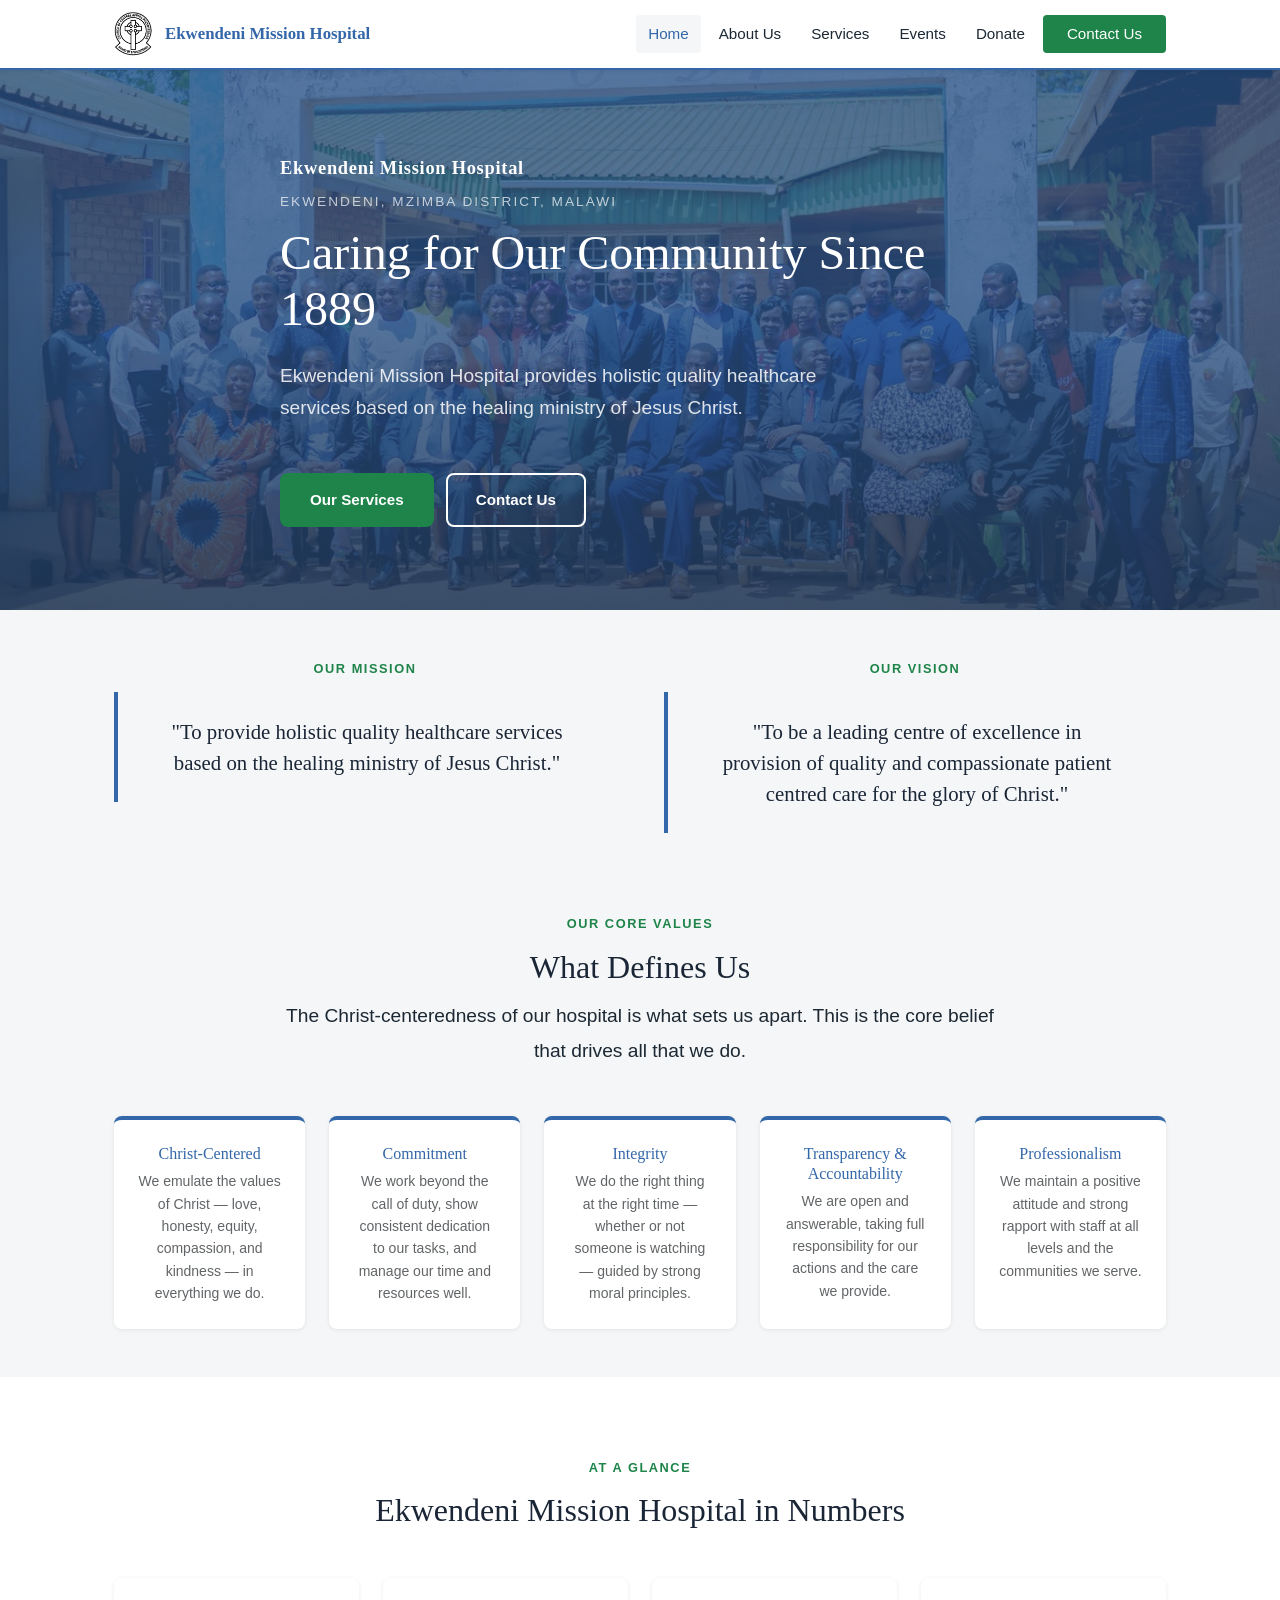
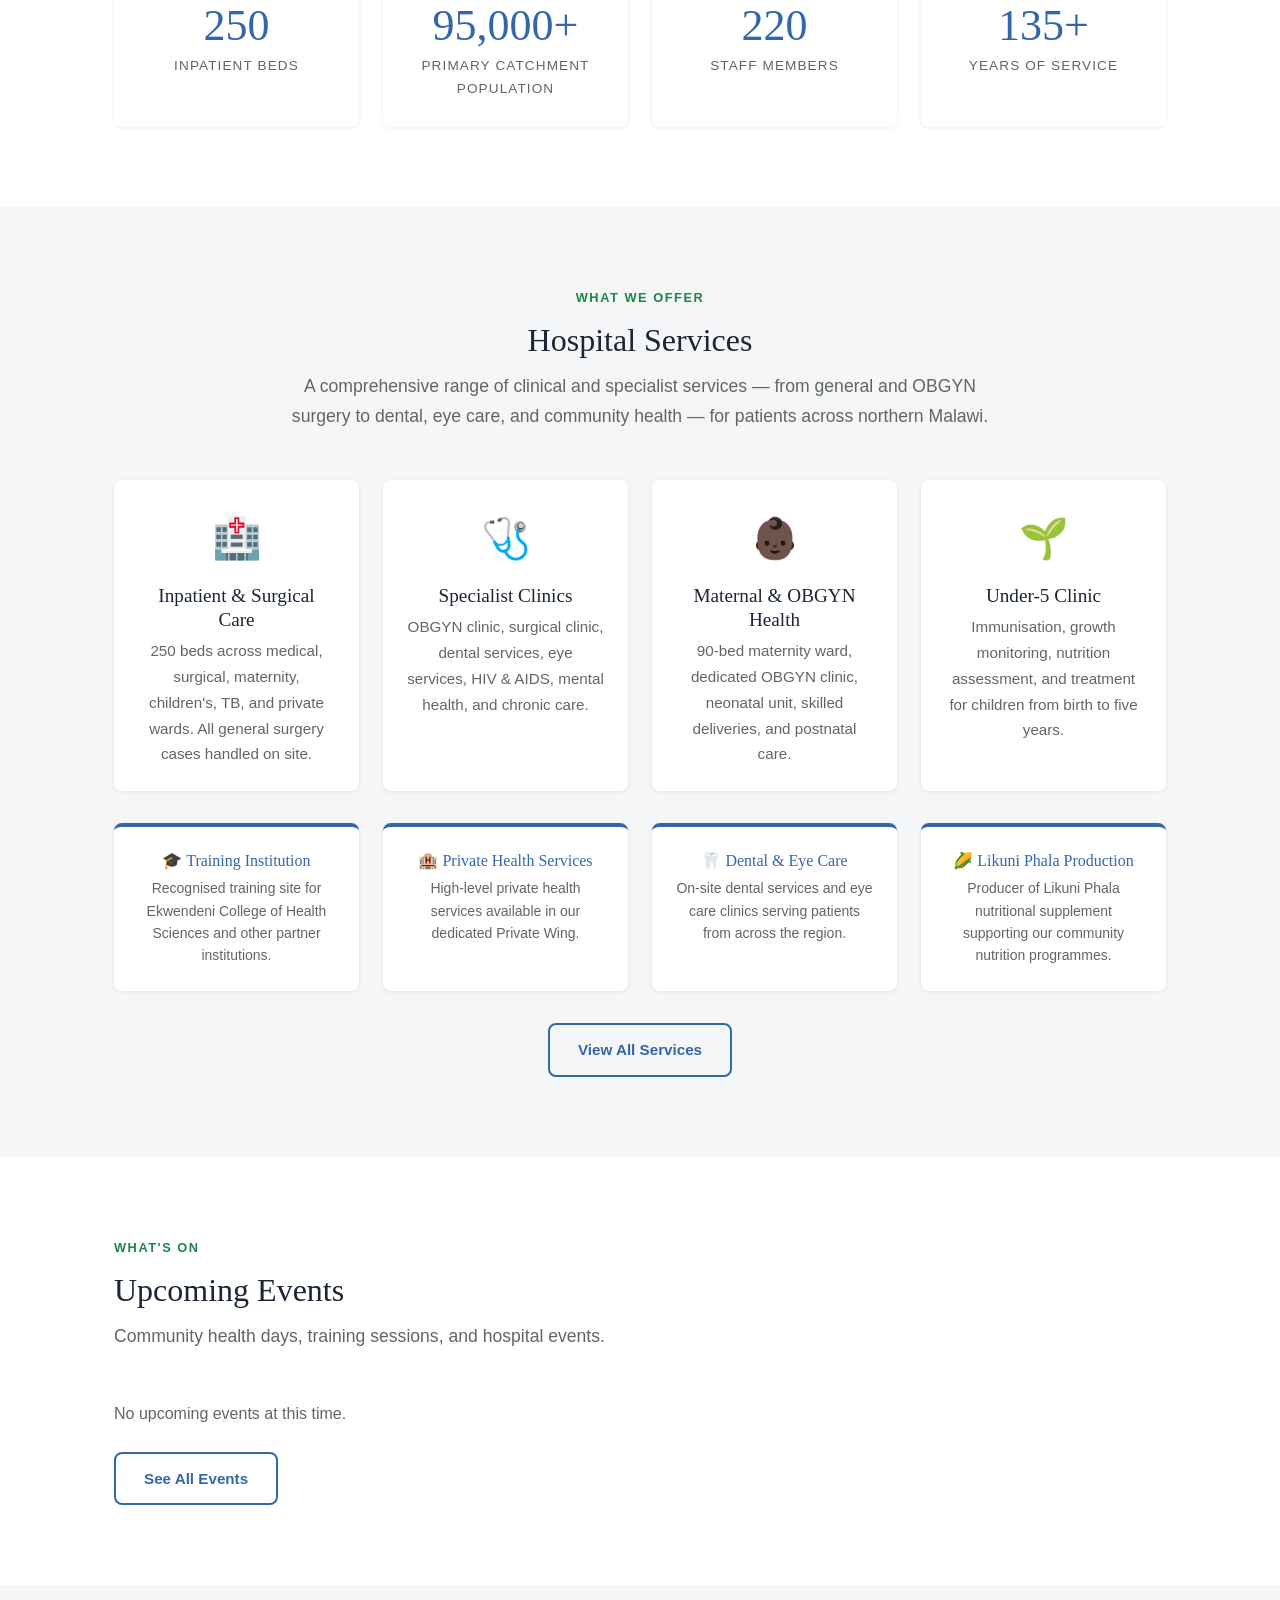
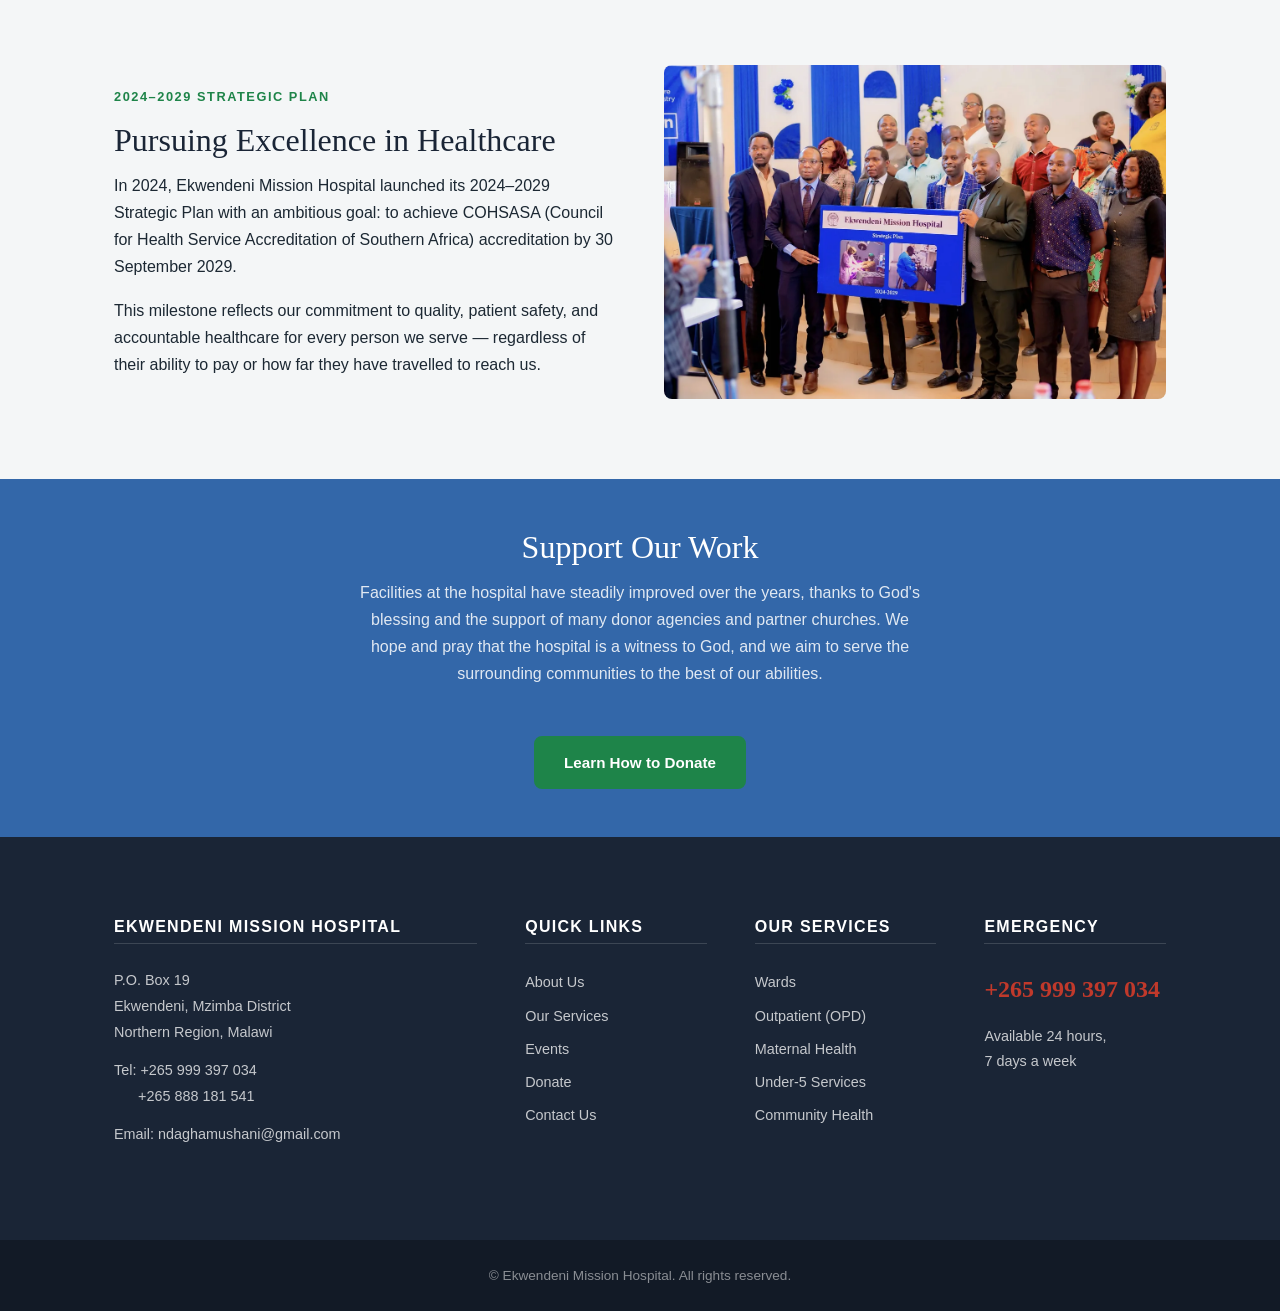
<file: index.html>
<!DOCTYPE html>
<html lang="en">
<head>
  <meta charset="UTF-8">
  <meta name="viewport" content="width=device-width, initial-scale=1.0">
  <title>Ekwendeni Mission Hospital — Serving Northern Malawi</title>
  <meta name="description" content="Ekwendeni Mission Hospital provides holistic quality healthcare to the communities of Mzimba District and Northern Malawi, based on the healing ministry of Jesus Christ.">
  
  <link rel="icon" href="/assets/images/favicon.png">

  <!-- Social sharing (update BASE_URL when domain changes from ekwendenimissionhospital.com) -->
  <meta property="og:type"        content="website">
  <meta property="og:site_name"   content="Ekwendeni Mission Hospital">
  <meta property="og:title"       content="Ekwendeni Mission Hospital — Serving Northern Malawi">
  <meta property="og:description" content="Ekwendeni Mission Hospital provides holistic quality healthcare to the communities of Mzimba District and Northern Malawi, based on the healing ministry of Jesus Christ.">
  <meta property="og:url"         content="https://ekwendenimissionhospital.com/">
  <meta property="og:image"       content="https://ekwendenimissionhospital.com/assets/images/og-image.jpg">
  <meta property="og:image:width" content="1200">
  <meta property="og:image:height" content="630">
  <meta name="twitter:card"        content="summary_large_image">
  <meta name="twitter:title"       content="Ekwendeni Mission Hospital — Serving Northern Malawi">
  <meta name="twitter:description" content="Ekwendeni Mission Hospital provides holistic quality healthcare to the communities of Mzimba District and Northern Malawi, based on the healing ministry of Jesus Christ.">
  <meta name="twitter:image"       content="https://ekwendenimissionhospital.com/assets/images/og-image.jpg">
  <link rel="stylesheet" href="/assets/css/main.css">
</head>
<body>

  <div id="nav-container"></div>

  <main>

    <!-- HERO -->
    <section class="hero" aria-label="Welcome banner">
      <div class="hero-bg" aria-hidden="true"></div>
      <div class="container">
        <div class="hero-content">
          <span class="hero-name">Ekwendeni Mission Hospital</span>
          <span class="hero-label">Ekwendeni, Mzimba District, Malawi</span>
          <h1>Caring for Our Community Since 1889</h1>
          <p class="hero-subtitle">
            Ekwendeni Mission Hospital provides holistic quality healthcare services based on the healing ministry of Jesus Christ.
          </p>
          <div class="btn-group">
            <a href="/services.html" class="btn btn-primary">Our Services</a>
            <a href="/contact.html" class="btn btn-outline">Contact Us</a>
          </div>
        </div>
      </div>
    </section>


    <!-- MISSION / VISION / VALUES -->
    <section class="mission-strip section--alt" aria-label="Our mission, vision, and values">
      <div class="container">

        <div class="mission-vision-grid">
          <div>
            <span class="section-label">Our Mission</span>
            <div class="quote-block">
              "To provide holistic quality healthcare services based on the healing ministry of Jesus Christ."
            </div>
          </div>
          <div>
            <span class="section-label">Our Vision</span>
            <div class="quote-block">
              "To be a leading centre of excellence in provision of quality and compassionate patient centred care for the glory of Christ."
            </div>
          </div>
        </div>

        <div class="section-header section-header--center">
          <span class="section-label">Our Core Values</span>
          <h2 class="section-title">What Defines Us</h2>
          <p class="section-subtitle">The Christ-centeredness of our hospital is what sets us apart. This is the core belief that drives all that we do.</p>
        </div>

        <div class="values-grid">
          <div class="values-card">
            <h4>Christ-Centered</h4>
            <p>We emulate the values of Christ — love, honesty, equity, compassion, and kindness — in everything we do.</p>
          </div>
          <div class="values-card">
            <h4>Commitment</h4>
            <p>We work beyond the call of duty, show consistent dedication to our tasks, and manage our time and resources well.</p>
          </div>
          <div class="values-card">
            <h4>Integrity</h4>
            <p>We do the right thing at the right time — whether or not someone is watching — guided by strong moral principles.</p>
          </div>
          <div class="values-card">
            <h4>Transparency &amp; Accountability</h4>
            <p>We are open and answerable, taking full responsibility for our actions and the care we provide.</p>
          </div>
          <div class="values-card">
            <h4>Professionalism</h4>
            <p>We maintain a positive attitude and strong rapport with staff at all levels and the communities we serve.</p>
          </div>
        </div>

      </div>
    </section>


    <!-- KEY STATISTICS -->
    <section class="section" aria-label="Key statistics">
      <div class="container">
        <div class="section-header section-header--center">
          <span class="section-label">At a Glance</span>
          <h2 class="section-title">Ekwendeni Mission Hospital in Numbers</h2>
        </div>

        <!-- UPDATE ANNUALLY: review staff count, years of service (hospital founded 1889) -->
        <div class="stats-grid">
          <div class="stat-box">
            <span class="stat-number">250</span>
            <span class="stat-label">Inpatient Beds</span>
          </div>
          <div class="stat-box">
            <span class="stat-number">95,000+</span>
            <span class="stat-label">Primary Catchment Population</span>
          </div>
          <div class="stat-box">
            <span class="stat-number">220</span> <!-- UPDATE: current staff headcount -->
            <span class="stat-label">Staff Members</span>
          </div>
          <div class="stat-box">
            <span class="stat-number">135+</span> <!-- UPDATE EACH YEAR: current year minus 1889 -->
            <span class="stat-label">Years of Service</span>
          </div>
        </div>
      </div>
    </section>


    <!-- SERVICES PREVIEW -->
    <section class="section section--alt" aria-label="Our services">
      <div class="container">
        <div class="section-header section-header--center">
          <span class="section-label">What We Offer</span>
          <h2 class="section-title">Hospital Services</h2>
          <p class="section-subtitle">
            A comprehensive range of clinical and specialist services — from general and OBGYN surgery to dental, eye care, and community health — for patients across northern Malawi.
          </p>
        </div>

        <div class="services-preview-grid">

          <a href="/services.html#wards" class="card" style="text-decoration:none;color:inherit;">
            <div class="card-body" style="text-align:center;">
              <div style="font-size:2.5rem;margin-bottom:0.75rem;">🏥</div>
              <h3>Inpatient &amp; Surgical Care</h3>
              <p>250 beds across medical, surgical, maternity, children's, TB, and private wards. All general surgery cases handled on site.</p>
            </div>
          </a>

          <a href="/services.html#specialist" class="card" style="text-decoration:none;color:inherit;">
            <div class="card-body" style="text-align:center;">
              <div style="font-size:2.5rem;margin-bottom:0.75rem;">🩺</div>
              <h3>Specialist Clinics</h3>
              <p>OBGYN clinic, surgical clinic, dental services, eye services, HIV &amp; AIDS, mental health, and chronic care.</p>
            </div>
          </a>

          <a href="/services.html#maternal" class="card" style="text-decoration:none;color:inherit;">
            <div class="card-body" style="text-align:center;">
              <div style="font-size:2.5rem;margin-bottom:0.75rem;">👶🏿</div>
              <h3>Maternal &amp; OBGYN Health</h3>
              <p>90-bed maternity ward, dedicated OBGYN clinic, neonatal unit, skilled deliveries, and postnatal care.</p>
            </div>
          </a>

          <a href="/services.html#under5" class="card" style="text-decoration:none;color:inherit;">
            <div class="card-body" style="text-align:center;">
              <div style="font-size:2.5rem;margin-bottom:0.75rem;">🌱</div>
              <h3>Under-5 Clinic</h3>
              <p>Immunisation, growth monitoring, nutrition assessment, and treatment for children from birth to five years.</p>
            </div>
          </a>

        </div>

        <!-- Additional service highlights -->
        <div class="grid-4" style="margin-top:2rem;text-align:center;">
          <div class="values-card">
            <h4>🎓 Training Institution</h4>
            <p>Recognised training site for Ekwendeni College of Health Sciences and other partner institutions.</p>
          </div>
          <div class="values-card">
            <h4>🏨 Private Health Services</h4>
            <p>High-level private health services available in our dedicated Private Wing.</p>
          </div>
          <div class="values-card">
            <h4>🦷 Dental &amp; Eye Care</h4>
            <p>On-site dental services and eye care clinics serving patients from across the region.</p>
          </div>
          <div class="values-card">
            <h4>🌽 Likuni Phala Production</h4>
            <p>Producer of Likuni Phala nutritional supplement supporting our community nutrition programmes.</p>
          </div>
        </div>

        <div style="text-align:center;margin-top:2rem;">
          <a href="/services.html" class="btn btn-outline-primary">View All Services</a>
        </div>
      </div>
    </section>


    <!-- UPCOMING EVENTS -->
    <section class="section" aria-label="Upcoming events">
      <div class="container">
        <div class="section-header">
          <span class="section-label">What's On</span>
          <h2 class="section-title">Upcoming Events</h2>
          <p class="section-subtitle">
            Community health days, training sessions, and hospital events.
          </p>
        </div>

        <div id="news-preview" class="news-preview-grid">
          <p style="color:#626567;">Loading events&hellip;</p>
        </div>

        <div style="margin-top:1.5rem;">
          <a href="/events.html" class="btn btn-outline-primary">See All Events</a>
        </div>
      </div>
    </section>


    <!-- STRATEGIC PLAN -->
    <section class="section section--alt" aria-label="2024–2029 Strategic Plan">
      <div class="container">
        <div class="split-layout">
          <div>
            <span class="section-label">2024–2029 Strategic Plan</span>
            <h2 class="section-title">Pursuing Excellence in Healthcare</h2>
            <p>
              In 2024, Ekwendeni Mission Hospital launched its 2024–2029 Strategic Plan with an ambitious goal: to achieve COHSASA (Council for Health Service Accreditation of Southern Africa) accreditation by 30 September 2029.
            </p>
            <p style="margin-top:1rem;">
              This milestone reflects our commitment to quality, patient safety, and accountable healthcare for every person we serve — regardless of their ability to pay or how far they have travelled to reach us.
            </p>
          </div>
          <div>
            <picture>
            <source srcset="/assets/images/emh_strategicplan_groupphoto.webp" type="image/webp">
            <img src="/assets/images/emh_strategicplan_groupphoto.jpg"
                 alt="Hospital staff and leadership gathered at the 2024 Strategic Plan launch"
                 style="width:100%;border-radius:8px;">
          </picture>
          </div>
        </div>
      </div>
    </section>


    <!-- DONATE CTA -->
    <section class="donate-cta" aria-label="Donate to the hospital">
      <div class="container">
        <h2>Support Our Work</h2>
        <p>
          Facilities at the hospital have steadily improved over the years, thanks to God's blessing and the support of many donor agencies and partner churches. We hope and pray that the hospital is a witness to God, and we aim to serve the surrounding communities to the best of our abilities.
        </p>
        <a href="/donate.html" class="btn btn-primary">Learn How to Donate</a>
      </div>
    </section>

  </main>

  <div id="footer-container"></div>

  <script src="/assets/js/nav.js"></script>
  <script src="/assets/js/events.js"></script>

</body>
</html>
</file>
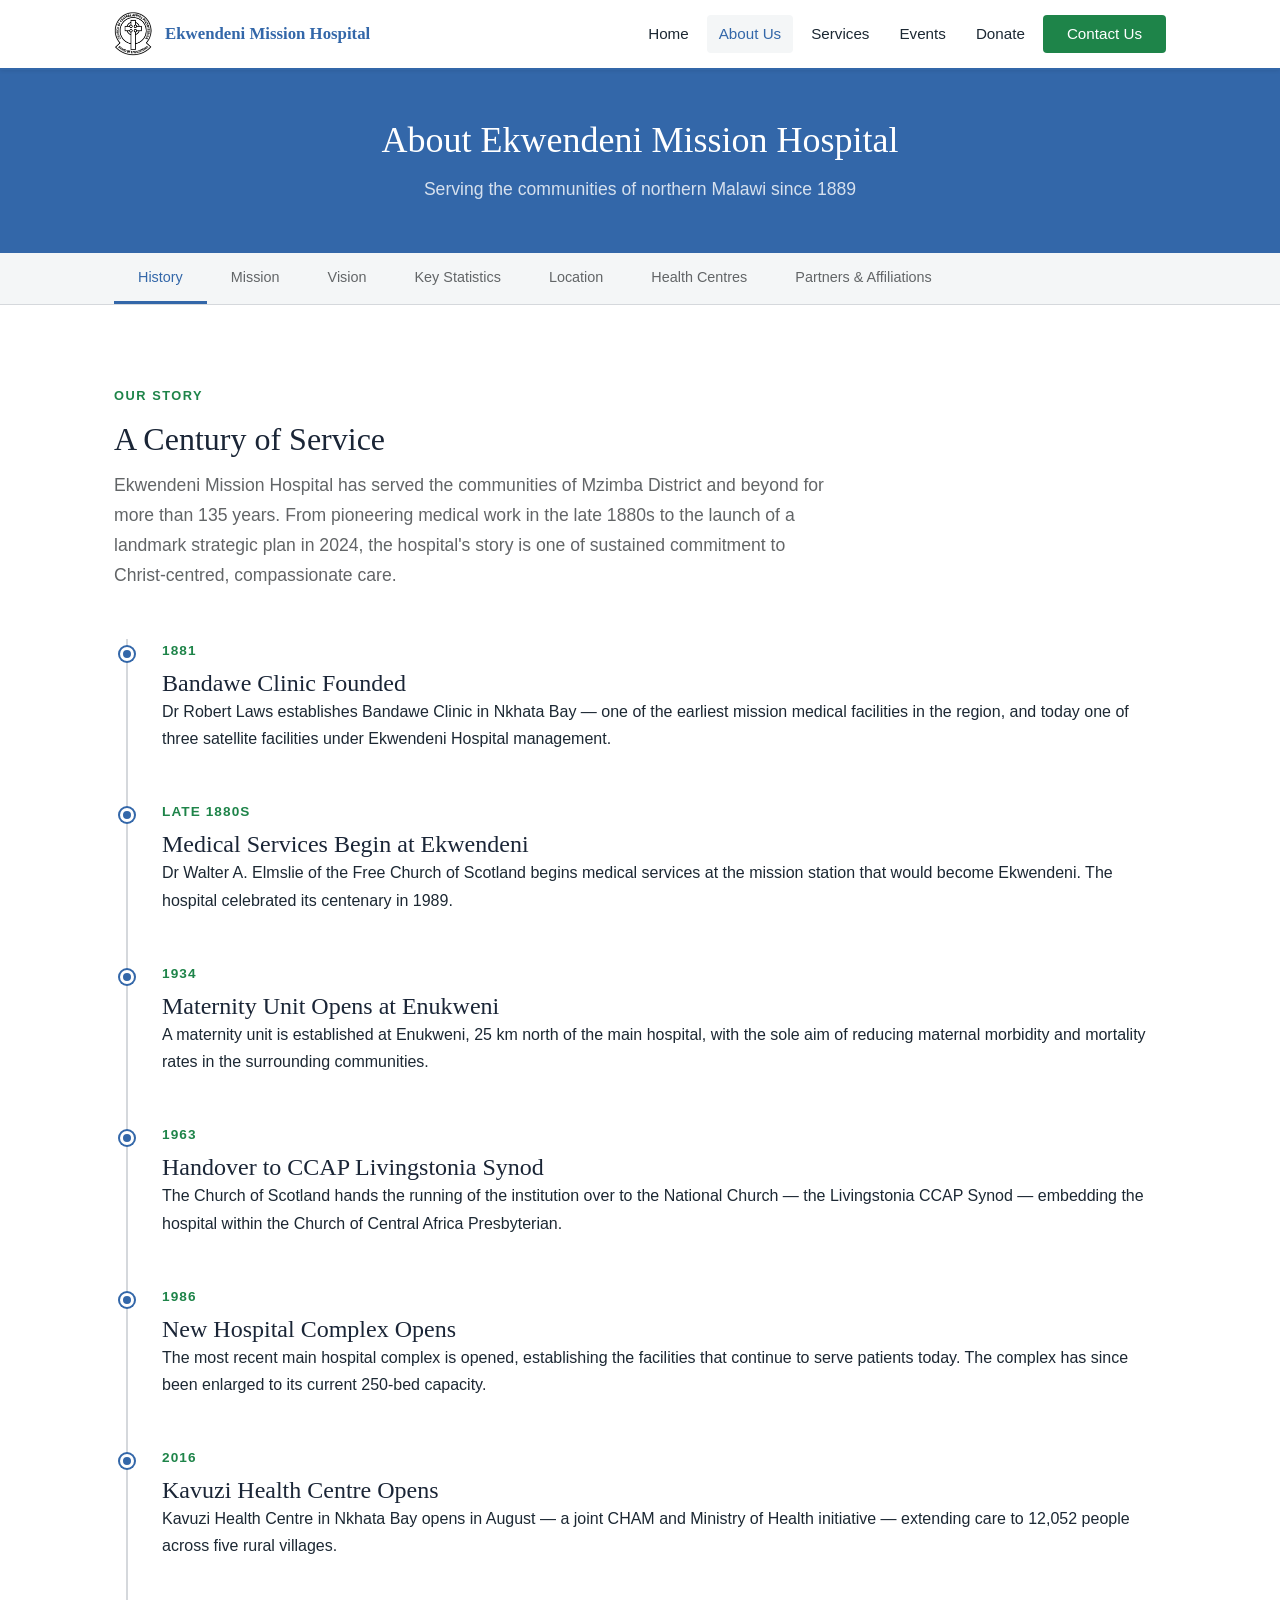
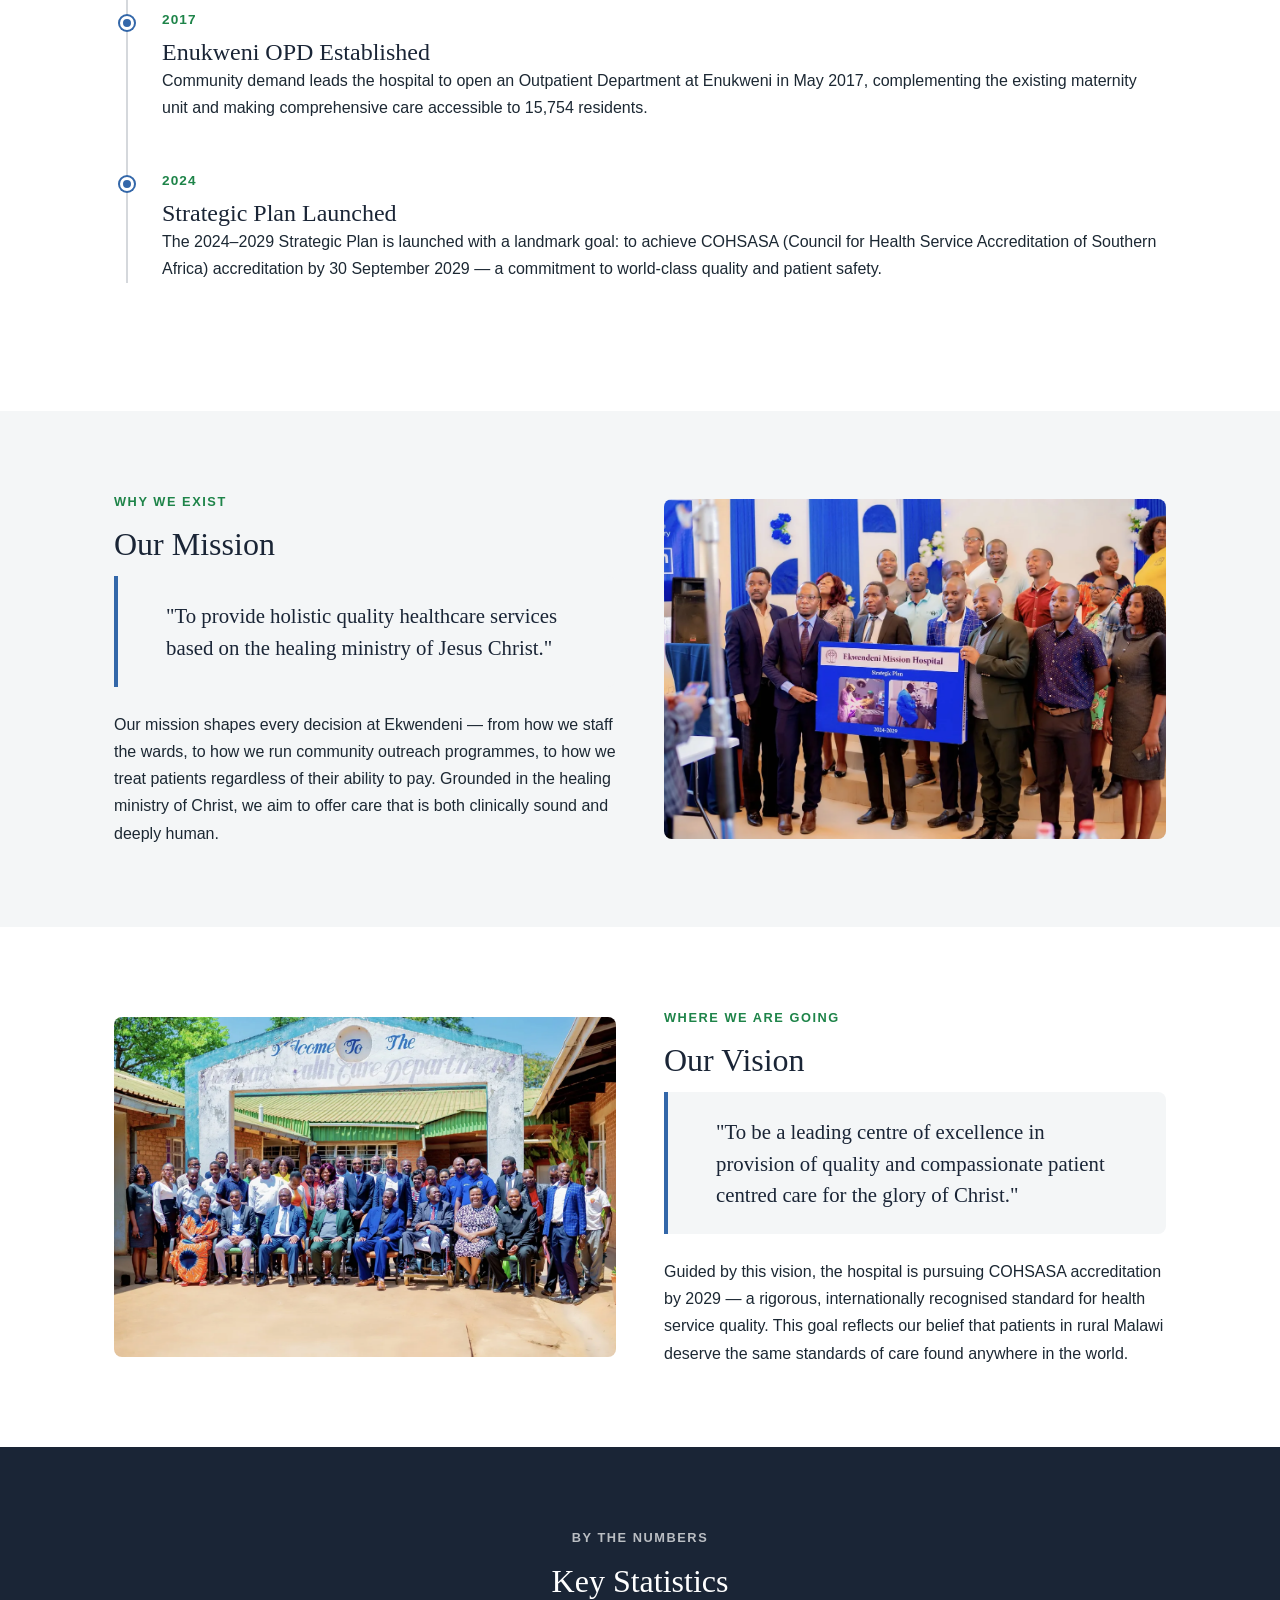
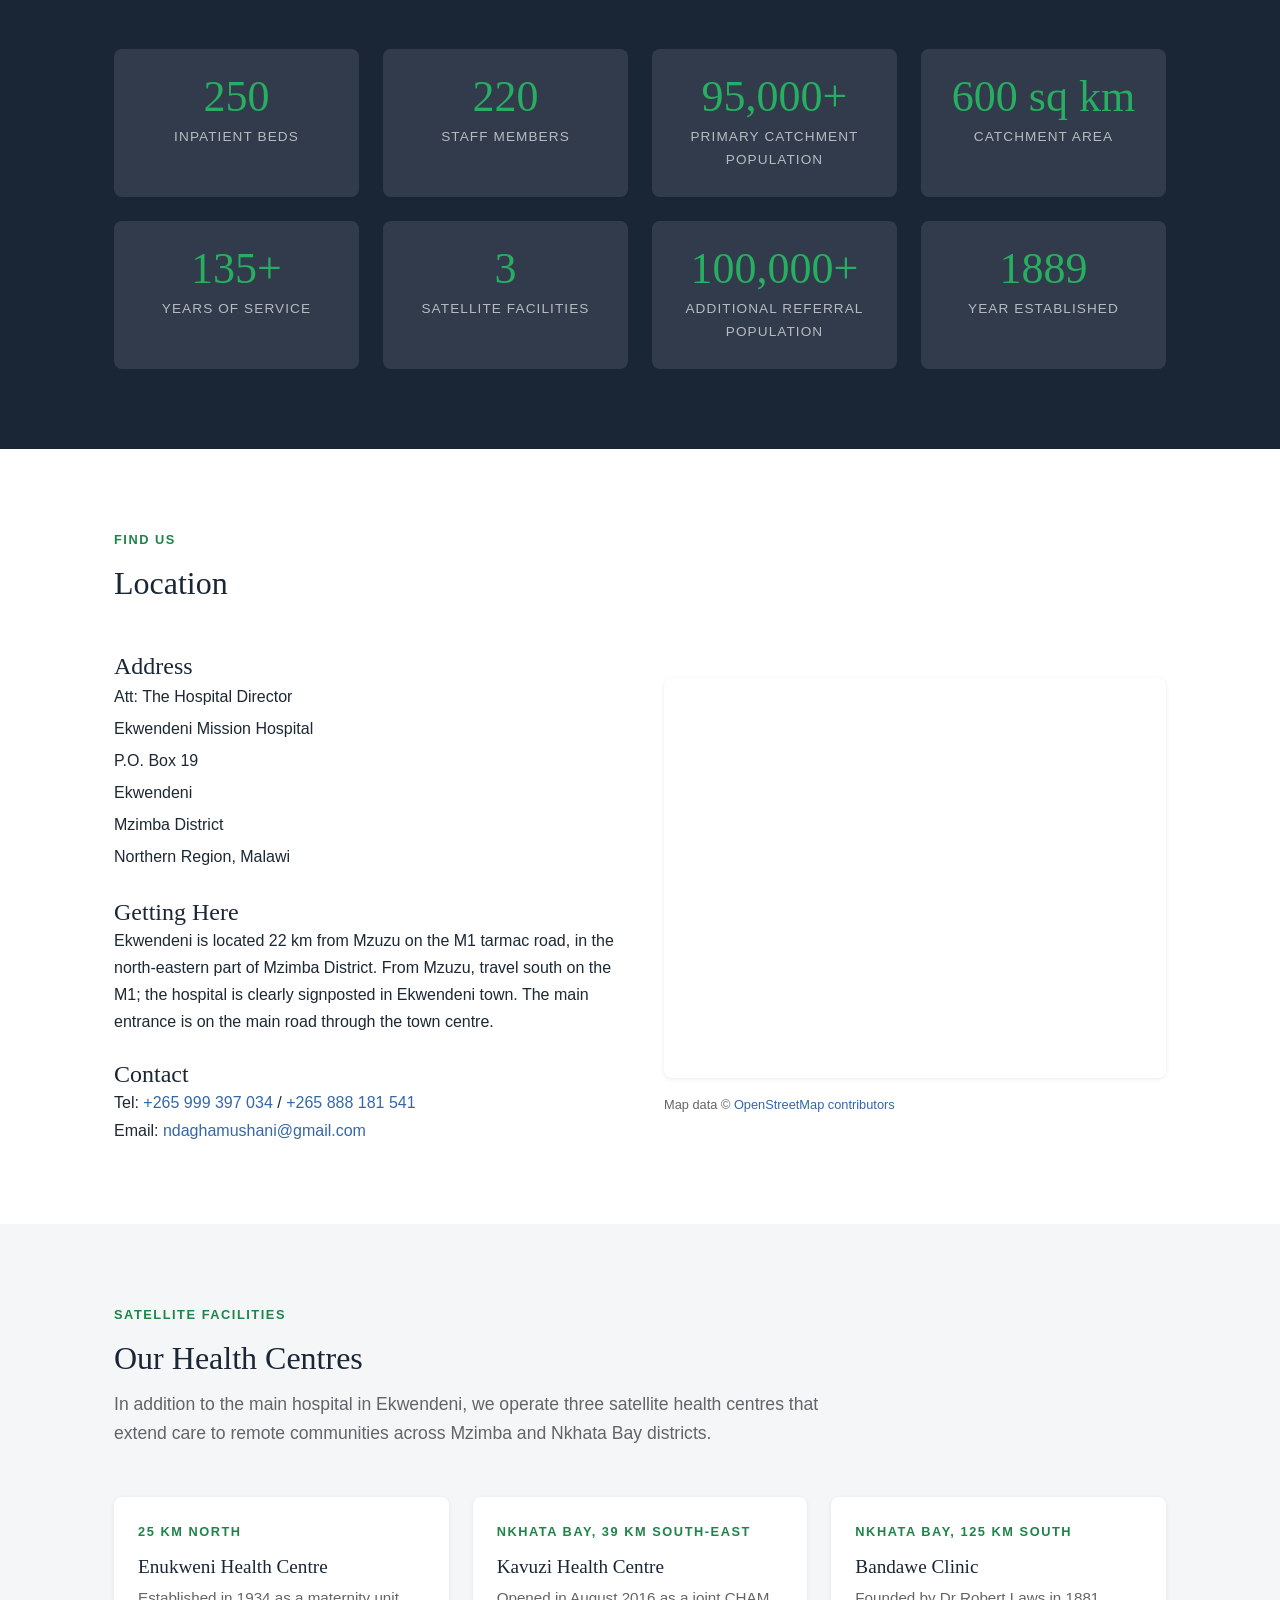
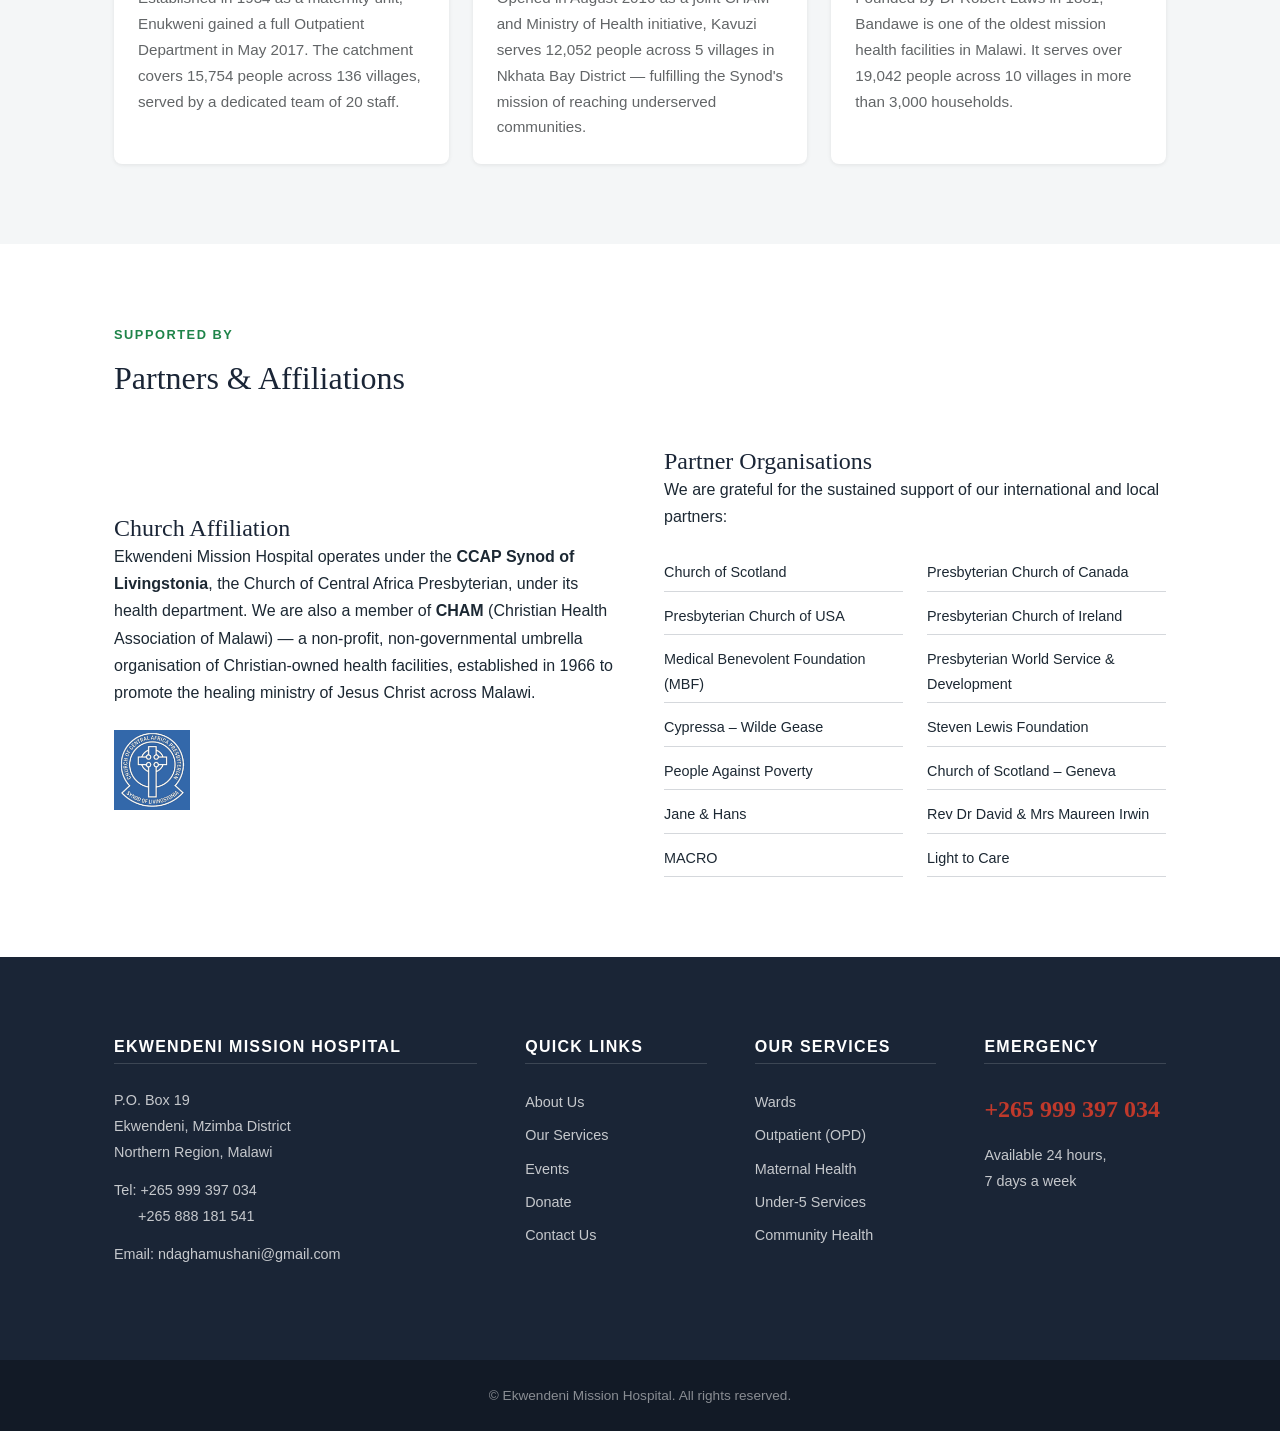
<file: about.html>
<!DOCTYPE html>
<html lang="en">
<head>
  <meta charset="UTF-8">
  <meta name="viewport" content="width=device-width, initial-scale=1.0">
  <title>About Us | Ekwendeni Mission Hospital</title>
  <meta name="description" content="Learn about the history, mission, vision, values, and affiliations of Ekwendeni Mission Hospital in northern Malawi.">
  
  <link rel="icon" href="/assets/images/favicon.png">

  <!-- Social sharing (update BASE_URL when domain changes from ekwendenimissionhospital.com) -->
  <meta property="og:type"        content="website">
  <meta property="og:site_name"   content="Ekwendeni Mission Hospital">
  <meta property="og:title"       content="About Us | Ekwendeni Mission Hospital">
  <meta property="og:description" content="Learn about the history, mission, vision, values, and partner affiliations of Ekwendeni Mission Hospital — serving northern Malawi since 1889.">
  <meta property="og:url"         content="https://ekwendenimissionhospital.com/about.html">
  <meta property="og:image"       content="https://ekwendenimissionhospital.com/assets/images/og-image.jpg">
  <meta property="og:image:width" content="1200">
  <meta property="og:image:height" content="630">
  <meta name="twitter:card"        content="summary_large_image">
  <meta name="twitter:title"       content="About Us | Ekwendeni Mission Hospital">
  <meta name="twitter:description" content="Learn about the history, mission, vision, values, and partner affiliations of Ekwendeni Mission Hospital — serving northern Malawi since 1889.">
  <meta name="twitter:image"       content="https://ekwendenimissionhospital.com/assets/images/og-image.jpg">
  <link rel="stylesheet" href="/assets/css/main.css">
</head>
<body>

  <div id="nav-container"></div>

  <main>

    <section class="page-hero">
      <div class="container">
        <h1>About Ekwendeni Mission Hospital</h1>
        <p class="page-hero-subtitle">Serving the communities of northern Malawi since 1889</p>
      </div>
    </section>


    <nav class="subnav" aria-label="About Us sections">
      <div class="subnav-inner">
        <a href="#history">History</a>
        <a href="#mission">Mission</a>
        <a href="#vision">Vision</a>
        <a href="#statistics">Key Statistics</a>
        <a href="#location">Location</a>
        <a href="#health-centres">Health Centres</a>
        <a href="#affiliations">Partners &amp; Affiliations</a>
      </div>
    </nav>


    <!-- HISTORY -->
    <section class="section" id="history" aria-label="Hospital history">
      <div class="container">
        <div class="section-header">
          <span class="section-label">Our Story</span>
          <h2 class="section-title">A Century of Service</h2>
          <p class="section-subtitle">
            Ekwendeni Mission Hospital has served the communities of Mzimba District and beyond for more than 135 years. From pioneering medical work in the late 1880s to the launch of a landmark strategic plan in 2024, the hospital's story is one of sustained commitment to Christ-centred, compassionate care.
          </p>
        </div>

        <div class="timeline">

          <div class="timeline-item">
            <div class="timeline-year">1881</div>
            <h3>Bandawe Clinic Founded</h3>
            <p>
              Dr Robert Laws establishes Bandawe Clinic in Nkhata Bay — one of the earliest mission medical facilities in the region, and today one of three satellite facilities under Ekwendeni Hospital management.
            </p>
          </div>

          <div class="timeline-item">
            <div class="timeline-year">Late 1880s</div>
            <h3>Medical Services Begin at Ekwendeni</h3>
            <p>
              Dr Walter A. Elmslie of the Free Church of Scotland begins medical services at the mission station that would become Ekwendeni. The hospital celebrated its centenary in 1989.
            </p>
          </div>

          <div class="timeline-item">
            <div class="timeline-year">1934</div>
            <h3>Maternity Unit Opens at Enukweni</h3>
            <p>
              A maternity unit is established at Enukweni, 25 km north of the main hospital, with the sole aim of reducing maternal morbidity and mortality rates in the surrounding communities.
            </p>
          </div>

          <div class="timeline-item">
            <div class="timeline-year">1963</div>
            <h3>Handover to CCAP Livingstonia Synod</h3>
            <p>
              The Church of Scotland hands the running of the institution over to the National Church — the Livingstonia CCAP Synod — embedding the hospital within the Church of Central Africa Presbyterian.
            </p>
          </div>

          <div class="timeline-item">
            <div class="timeline-year">1986</div>
            <h3>New Hospital Complex Opens</h3>
            <p>
              The most recent main hospital complex is opened, establishing the facilities that continue to serve patients today. The complex has since been enlarged to its current 250-bed capacity.
            </p>
          </div>

          <div class="timeline-item">
            <div class="timeline-year">2016</div>
            <h3>Kavuzi Health Centre Opens</h3>
            <p>
              Kavuzi Health Centre in Nkhata Bay opens in August — a joint CHAM and Ministry of Health initiative — extending care to 12,052 people across five rural villages.
            </p>
          </div>

          <div class="timeline-item">
            <div class="timeline-year">2017</div>
            <h3>Enukweni OPD Established</h3>
            <p>
              Community demand leads the hospital to open an Outpatient Department at Enukweni in May 2017, complementing the existing maternity unit and making comprehensive care accessible to 15,754 residents.
            </p>
          </div>

          <div class="timeline-item">
            <div class="timeline-year">2024</div>
            <h3>Strategic Plan Launched</h3>
            <p>
              The 2024–2029 Strategic Plan is launched with a landmark goal: to achieve COHSASA (Council for Health Service Accreditation of Southern Africa) accreditation by 30 September 2029 — a commitment to world-class quality and patient safety.
            </p>
          </div>

        </div>
      </div>
    </section>


    <!-- MISSION -->
    <section class="section section--alt" id="mission" aria-label="Our mission">
      <div class="container">
        <div class="split-layout">
          <div>
            <span class="section-label">Why We Exist</span>
            <h2 class="section-title">Our Mission</h2>
            <div class="quote-block">
              "To provide holistic quality healthcare services based on the healing ministry of Jesus Christ."
            </div>
            <p style="margin-top:1.5rem;">
              Our mission shapes every decision at Ekwendeni — from how we staff the wards, to how we run community outreach programmes, to how we treat patients regardless of their ability to pay. Grounded in the healing ministry of Christ, we aim to offer care that is both clinically sound and deeply human.
            </p>
          </div>
          <div>
            <picture>
              <source srcset="/assets/images/emh_strategicplan_groupphoto.webp" type="image/webp">
              <img src="/assets/images/emh_strategicplan_groupphoto.jpg"
                   alt="Hospital team at the 2024 Strategic Plan launch"
                   style="width:100%;height:340px;object-fit:cover;border-radius:8px;">
            </picture>
          </div>
        </div>
      </div>
    </section>


    <!-- VISION -->
    <section class="section" id="vision" aria-label="Our vision">
      <div class="container">
        <div class="split-layout split-layout--reverse">
          <div>
            <span class="section-label">Where We Are Going</span>
            <h2 class="section-title">Our Vision</h2>
            <div class="quote-block">
              "To be a leading centre of excellence in provision of quality and compassionate patient centred care for the glory of Christ."
            </div>
            <p style="margin-top:1.5rem;">
              Guided by this vision, the hospital is pursuing COHSASA accreditation by 2029 — a rigorous, internationally recognised standard for health service quality. This goal reflects our belief that patients in rural Malawi deserve the same standards of care found anywhere in the world.
            </p>
          </div>
          <div>
            <picture>
              <source srcset="/assets/images/emh_leadership.webp" type="image/webp">
              <img src="/assets/images/emh_leadership.jpg"
                   alt="Leadership team of Ekwendeni Mission Hospital"
                   style="width:100%;height:340px;object-fit:cover;border-radius:8px;">
            </picture>
          </div>
        </div>
      </div>
    </section>


    <!-- KEY STATISTICS -->
    <section class="section section--dark" id="statistics" aria-label="Key statistics">
      <div class="container">
        <div class="section-header section-header--center">
          <span class="section-label">By the Numbers</span>
          <h2 class="section-title">Key Statistics</h2>
        </div>

        <div class="stats-grid">
          <div class="stat-box">
            <span class="stat-number">250</span>
            <span class="stat-label">Inpatient Beds</span>
          </div>
          <div class="stat-box">
            <span class="stat-number">220</span>
            <span class="stat-label">Staff Members</span>
          </div>
          <div class="stat-box">
            <span class="stat-number">95,000+</span>
            <span class="stat-label">Primary Catchment Population</span>
          </div>
          <div class="stat-box">
            <span class="stat-number">600 sq km</span>
            <span class="stat-label">Catchment Area</span>
          </div>
          <div class="stat-box">
            <span class="stat-number">135+</span>
            <span class="stat-label">Years of Service</span>
          </div>
          <div class="stat-box">
            <span class="stat-number">3</span>
            <span class="stat-label">Satellite Facilities</span>
          </div>
          <div class="stat-box">
            <span class="stat-number">100,000+</span>
            <span class="stat-label">Additional Referral Population</span>
          </div>
          <div class="stat-box">
            <span class="stat-number">1889</span>
            <span class="stat-label">Year Established</span>
          </div>
        </div>

      </div>
    </section>


    <!-- LOCATION -->
    <section class="section" id="location" aria-label="Hospital location">
      <div class="container">
        <div class="section-header">
          <span class="section-label">Find Us</span>
          <h2 class="section-title">Location</h2>
        </div>

        <div class="split-layout">
          <div>
            <h3>Address</h3>
            <address style="line-height:2;font-size:1rem;margin-bottom:1.5rem;">
              Att: The Hospital Director<br>
              Ekwendeni Mission Hospital<br>
              P.O. Box 19<br>
              Ekwendeni<br>
              Mzimba District<br>
              Northern Region, Malawi
            </address>

            <h3>Getting Here</h3>
            <p>
              Ekwendeni is located 22 km from Mzuzu on the M1 tarmac road, in the north-eastern part of Mzimba District. From Mzuzu, travel south on the M1; the hospital is clearly signposted in Ekwendeni town. The main entrance is on the main road through the town centre.
            </p>

            <h3 style="margin-top:1.5rem;">Contact</h3>
            <p>
              Tel: <a href="tel:+265999397034">+265 999 397 034</a> /
                   <a href="tel:+265888181541">+265 888 181 541</a><br>
              Email: <a href="mailto:ndaghamushani@gmail.com">ndaghamushani@gmail.com</a>
            </p>
          </div>
          <div>
            <iframe
              class="map-embed"
              src="https://www.openstreetmap.org/export/embed.html?bbox=33.793,-11.461,33.973,-11.281&amp;layer=mapnik&amp;marker=-11.3711268,33.8830377"
              title="Map showing location of Ekwendeni Mission Hospital"
              loading="lazy"
              aria-label="Interactive map of Ekwendeni Mission Hospital location">
            </iframe>
            <p style="font-size:0.8rem;color:#626567;margin-top:0.5rem;">
              Map data &copy; <a href="https://www.openstreetmap.org/copyright" target="_blank" rel="noopener">OpenStreetMap contributors</a>
            </p>
          </div>
        </div>
      </div>
    </section>


    <!-- HEALTH CENTRES -->
    <section class="section section--alt" id="health-centres" aria-label="Satellite health centres">
      <div class="container">
        <div class="section-header">
          <span class="section-label">Satellite Facilities</span>
          <h2 class="section-title">Our Health Centres</h2>
          <p class="section-subtitle">
            In addition to the main hospital in Ekwendeni, we operate three satellite health centres that extend care to remote communities across Mzimba and Nkhata Bay districts.
          </p>
        </div>

        <div class="grid-3">

          <div class="card">
            <div class="card-body">
              <span class="section-label">25 km North</span>
              <h3>Enukweni Health Centre</h3>
              <p>
                Established in 1934 as a maternity unit, Enukweni gained a full Outpatient Department in May 2017. The catchment covers 15,754 people across 136 villages, served by a dedicated team of 20 staff.
              </p>
            </div>
          </div>

          <div class="card">
            <div class="card-body">
              <span class="section-label">Nkhata Bay, 39 km South-East</span>
              <h3>Kavuzi Health Centre</h3>
              <p>
                Opened in August 2016 as a joint CHAM and Ministry of Health initiative, Kavuzi serves 12,052 people across 5 villages in Nkhata Bay District — fulfilling the Synod's mission of reaching underserved communities.
              </p>
            </div>
          </div>

          <div class="card">
            <div class="card-body">
              <span class="section-label">Nkhata Bay, 125 km South</span>
              <h3>Bandawe Clinic</h3>
              <p>
                Founded by Dr Robert Laws in 1881, Bandawe is one of the oldest mission health facilities in Malawi. It serves over 19,042 people across 10 villages in more than 3,000 households.
              </p>
            </div>
          </div>

        </div>
      </div>
    </section>


    <!-- AFFILIATIONS -->
    <section class="section" id="affiliations" aria-label="Partners and affiliations">
      <div class="container">
        <div class="section-header">
          <span class="section-label">Supported By</span>
          <h2 class="section-title">Partners &amp; Affiliations</h2>
        </div>

        <div class="split-layout">
          <div>
            <h3>Church Affiliation</h3>
            <p>
              Ekwendeni Mission Hospital operates under the <strong>CCAP Synod of Livingstonia</strong>, the Church of Central Africa Presbyterian, under its health department. We are also a member of <strong>CHAM</strong> (Christian Health Association of Malawi) — a non-profit, non-governmental umbrella organisation of Christian-owned health facilities, established in 1966 to promote the healing ministry of Jesus Christ across Malawi.
            </p>
            <picture>
              <source srcset="/assets/images/ccap_logo_blue.webp" type="image/webp">
              <img src="/assets/images/ccap_logo_blue.png"
                   alt="CCAP Synod of Livingstonia"
                   class="affiliation-logo">
            </picture>
          </div>
          <div>
            <h3>Partner Organisations</h3>
            <p>We are grateful for the sustained support of our international and local partners:</p>
            <ul class="partners-list">
              <li>Church of Scotland</li>
              <li>Presbyterian Church of Canada</li>
              <li>Presbyterian Church of USA</li>
              <li>Presbyterian Church of Ireland</li>
              <li>Medical Benevolent Foundation (MBF)</li>
              <li>Presbyterian World Service &amp; Development</li>
              <li>Cypressa – Wilde Gease</li>
              <li>Steven Lewis Foundation</li>
              <li>People Against Poverty</li>
              <li>Church of Scotland – Geneva</li>
              <li>Jane &amp; Hans</li>
              <li>Rev Dr David &amp; Mrs Maureen Irwin</li>
              <li>MACRO</li>
              <li>Light to Care</li>
            </ul>
          </div>
        </div>
      </div>
    </section>

  </main>

  <div id="footer-container"></div>

  <script src="/assets/js/nav.js"></script>

</body>
</html>
</file>
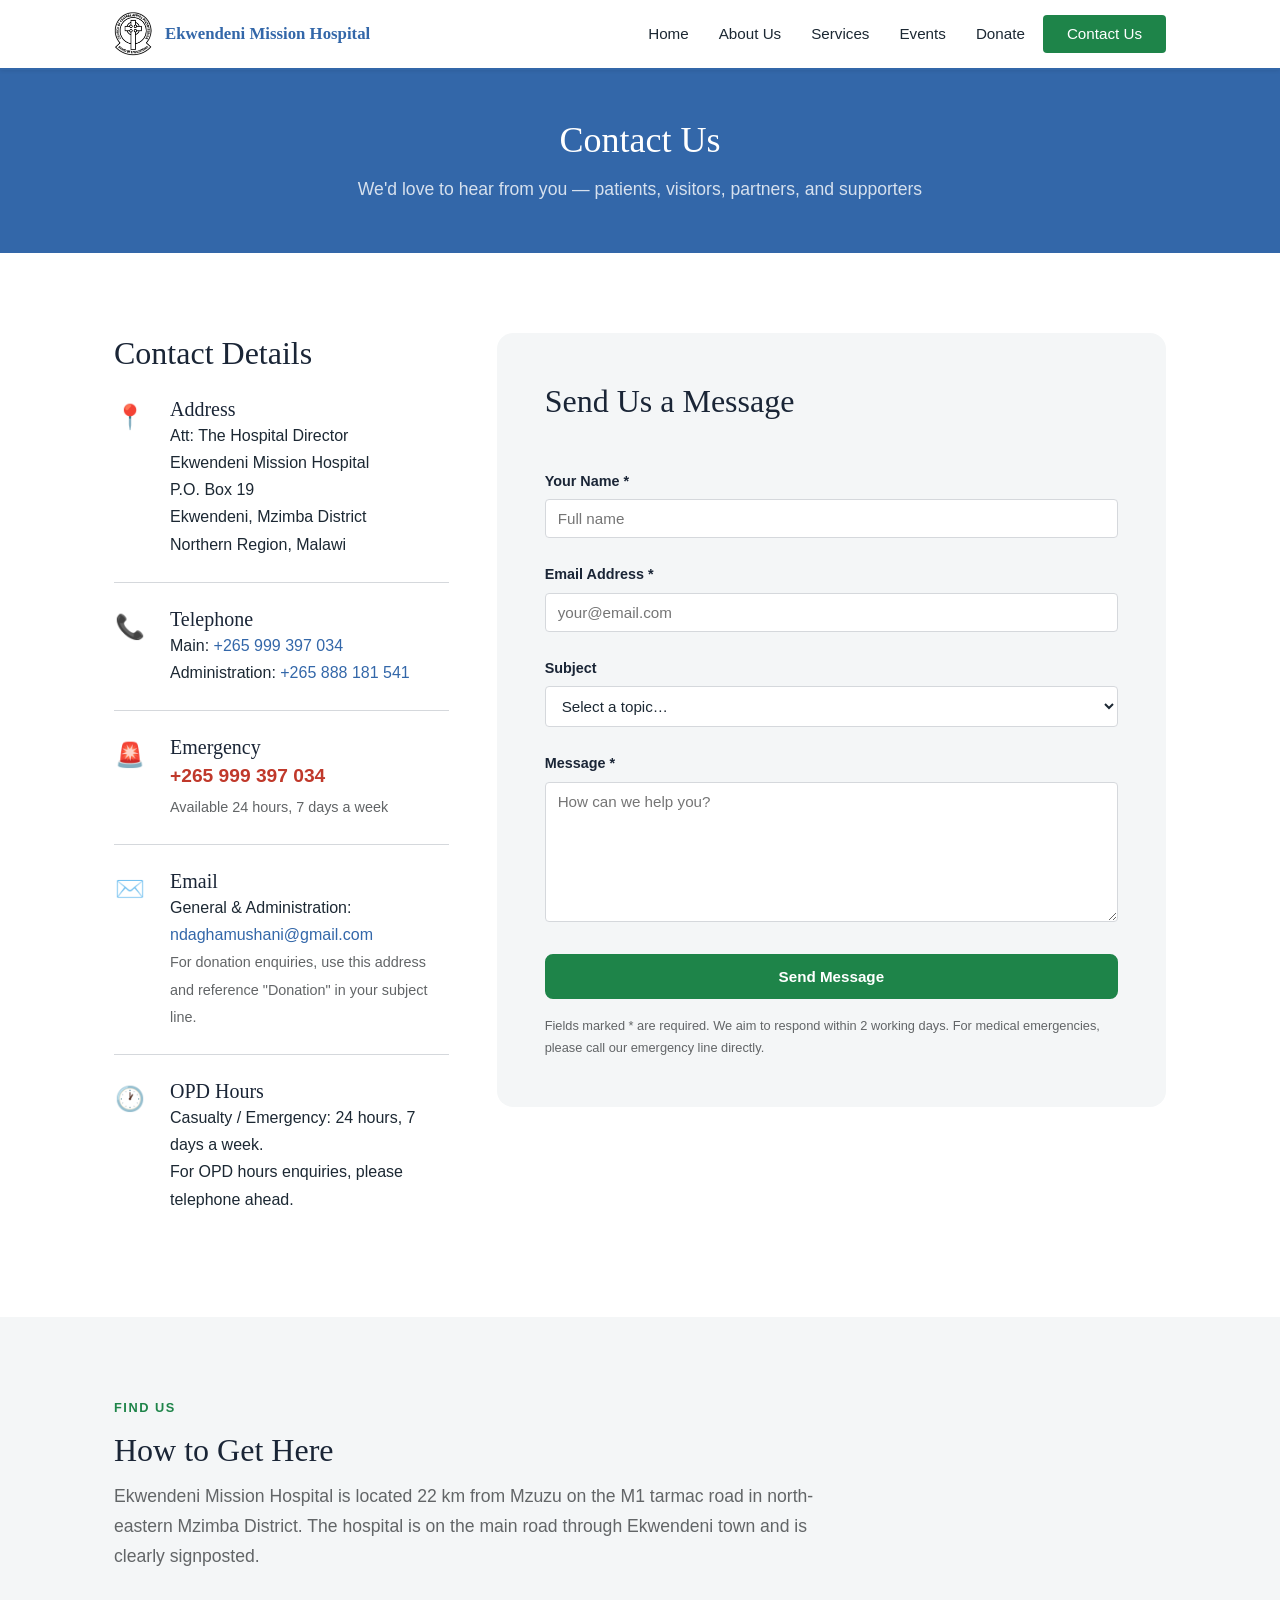
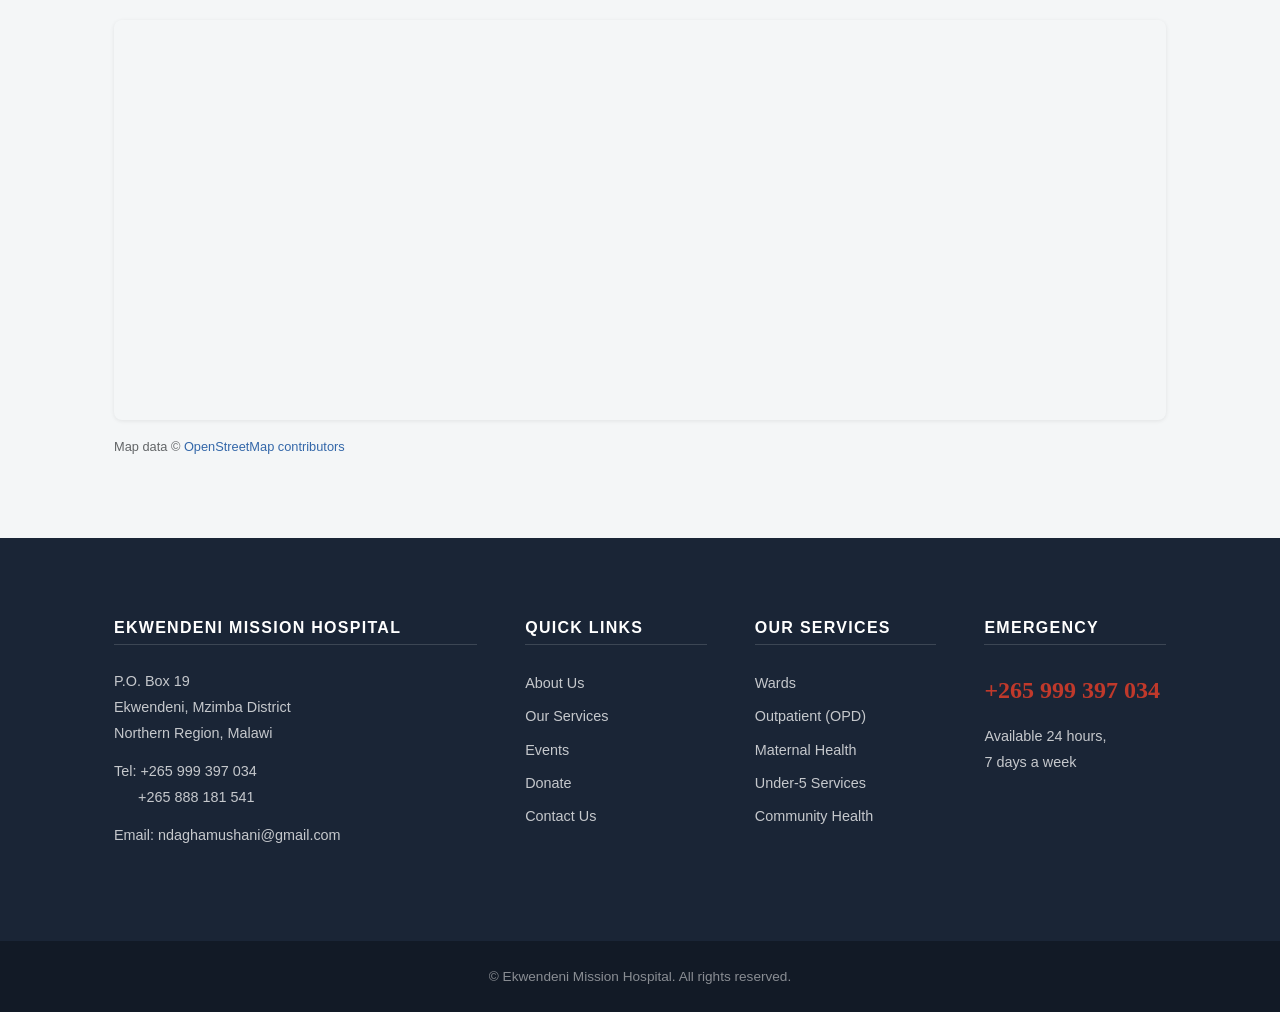
<file: contact.html>
<!DOCTYPE html>
<html lang="en">
<head>
  <meta charset="UTF-8">
  <meta name="viewport" content="width=device-width, initial-scale=1.0">
  <title>Contact Us | Ekwendeni Mission Hospital</title>
  <meta name="description" content="Contact Ekwendeni Mission Hospital — address, phone numbers, email, and an online contact form.">
  
  <link rel="icon" href="/assets/images/favicon.png">

  <!-- Social sharing (update BASE_URL when domain changes from ekwendenimissionhospital.com) -->
  <meta property="og:type"        content="website">
  <meta property="og:site_name"   content="Ekwendeni Mission Hospital">
  <meta property="og:title"       content="Contact Us | Ekwendeni Mission Hospital">
  <meta property="og:description" content="Contact Ekwendeni Mission Hospital in Ekwendeni, Mzimba District. Phone: +265 999 397 034. Located 22 km from Mzuzu on the M1 road.">
  <meta property="og:url"         content="https://ekwendenimissionhospital.com/contact.html">
  <meta property="og:image"       content="https://ekwendenimissionhospital.com/assets/images/og-image.jpg">
  <meta property="og:image:width" content="1200">
  <meta property="og:image:height" content="630">
  <meta name="twitter:card"        content="summary_large_image">
  <meta name="twitter:title"       content="Contact Us | Ekwendeni Mission Hospital">
  <meta name="twitter:description" content="Contact Ekwendeni Mission Hospital in Ekwendeni, Mzimba District. Phone: +265 999 397 034. Located 22 km from Mzuzu on the M1 road.">
  <meta name="twitter:image"       content="https://ekwendenimissionhospital.com/assets/images/og-image.jpg">
  <link rel="stylesheet" href="/assets/css/main.css">
</head>
<body>

  <div id="nav-container"></div>

  <main>

    <section class="page-hero">
      <div class="container">
        <h1>Contact Us</h1>
        <p class="page-hero-subtitle">
          We'd love to hear from you — patients, visitors, partners, and supporters
        </p>
      </div>
    </section>


    <section class="section" aria-label="Contact information and form">
      <div class="container">
        <div class="contact-layout">

          <div>
            <h2 style="margin-bottom:1.5rem;">Contact Details</h2>

            <div class="contact-info-item">
              <div class="contact-info-icon" aria-hidden="true">📍</div>
              <div>
                <h4>Address</h4>
                <address>
                  Att: The Hospital Director<br>
                  Ekwendeni Mission Hospital<br>
                  P.O. Box 19<br>
                  Ekwendeni, Mzimba District<br>
                  Northern Region, Malawi
                </address>
              </div>
            </div>

            <div class="contact-info-item">
              <div class="contact-info-icon" aria-hidden="true">📞</div>
              <div>
                <h4>Telephone</h4>
                <p>
                  Main: <a href="tel:+265999397034">+265 999 397 034</a><br>
                  Administration: <a href="tel:+265888181541">+265 888 181 541</a>
                </p>
              </div>
            </div>

            <div class="contact-info-item">
              <div class="contact-info-icon" aria-hidden="true">🚨</div>
              <div>
                <h4>Emergency</h4>
                <p>
                  <strong style="color:#c0392b;font-size:1.2rem;"><a href="tel:+265999397034" style="color:inherit;">+265 999 397 034</a></strong><br>
                  <span style="font-size:0.9rem;color:#626567;">Available 24 hours, 7 days a week</span>
                </p>
              </div>
            </div>

            <div class="contact-info-item">
              <div class="contact-info-icon" aria-hidden="true">✉️</div>
              <div>
                <h4>Email</h4>
                <p>
                  General &amp; Administration: <a href="mailto:ndaghamushani@gmail.com">ndaghamushani@gmail.com</a><br>
                  <span style="font-size:0.9rem;color:#626567;">For donation enquiries, use this address and reference "Donation" in your subject line.</span>
                </p>
              </div>
            </div>

            <div class="contact-info-item">
              <div class="contact-info-icon" aria-hidden="true">🕐</div>
              <div>
                <h4>OPD Hours</h4>
                <p>
                  Casualty / Emergency: 24 hours, 7 days a week.<br>
                  For OPD hours enquiries, please telephone ahead.
                </p>
              </div>
            </div>

          </div>

          <div class="contact-form">
            <h2>Send Us a Message</h2>

            <form id="contact-form" novalidate>

              <div class="form-group">
                <label for="contact-name">Your Name <span aria-hidden="true">*</span></label>
                <input
                  type="text"
                  id="contact-name"
                  name="name"
                  required
                  autocomplete="name"
                  placeholder="Full name">
              </div>

              <div class="form-group">
                <label for="contact-email">Email Address <span aria-hidden="true">*</span></label>
                <input
                  type="email"
                  id="contact-email"
                  name="email"
                  required
                  autocomplete="email"
                  placeholder="your@email.com">
              </div>

              <div class="form-group">
                <label for="contact-subject">Subject</label>
                <select id="contact-subject" name="subject">
                  <option value="">Select a topic…</option>
                  <option value="general">General Enquiry</option>
                  <option value="appointment">Appointment / Referral</option>
                  <option value="donation">Donation / Partnership</option>
                  <option value="media">Media / Press</option>
                  <option value="complaint">Feedback or Complaint</option>
                  <option value="other">Other</option>
                </select>
              </div>

              <div class="form-group">
                <label for="contact-message">Message <span aria-hidden="true">*</span></label>
                <textarea
                  id="contact-message"
                  name="message"
                  required
                  placeholder="How can we help you?"></textarea>
              </div>

              <button type="submit" class="btn btn-primary" style="width:100%;">
                Send Message
              </button>

              <p class="form-note" style="margin-top:1rem;">
                Fields marked * are required. We aim to respond within 2 working days.
                For medical emergencies, please call our emergency line directly.
              </p>

            </form>

            <div id="form-success" style="display:none;padding:1rem;background:#d5f5e3;border-radius:8px;margin-top:1rem;">
              <strong>Thank you!</strong> Your message has been received. We will be in touch shortly.
            </div>

          </div>
        </div>
      </div>
    </section>


    <section class="section section--alt" aria-label="Hospital location map">
      <div class="container">
        <div class="section-header">
          <span class="section-label">Find Us</span>
          <h2 class="section-title">How to Get Here</h2>
          <p class="section-subtitle">
            Ekwendeni Mission Hospital is located 22 km from Mzuzu on the M1 tarmac road in north-eastern Mzimba District. The hospital is on the main road through Ekwendeni town and is clearly signposted.
          </p>
        </div>

        <iframe
          class="map-embed"
          src="https://www.openstreetmap.org/export/embed.html?bbox=33.793,-11.461,33.973,-11.281&amp;layer=mapnik&amp;marker=-11.3711268,33.8830377"
          title="Map showing location of Ekwendeni Mission Hospital"
          loading="lazy"
          aria-label="Interactive map of Ekwendeni Mission Hospital location">
        </iframe>
        <p style="font-size:0.8rem;color:#626567;margin-top:0.5rem;">
          Map data &copy; <a href="https://www.openstreetmap.org/copyright" target="_blank" rel="noopener">OpenStreetMap contributors</a>
        </p>
      </div>
    </section>

  </main>

  <div id="footer-container"></div>

  <script src="/assets/js/nav.js"></script>

  <script>
    document.getElementById('contact-form').addEventListener('submit', function(e) {
      e.preventDefault();
      var name    = document.getElementById('contact-name').value.trim();
      var email   = document.getElementById('contact-email').value.trim();
      var subjectEl = document.getElementById('contact-subject');
      var subjectLabel = subjectEl.options[subjectEl.selectedIndex].text || 'General Enquiry';
      var message = document.getElementById('contact-message').value.trim();

      var subject = 'Website Enquiry: ' + subjectLabel + ' (from ' + name + ')';
      var body    = 'From: ' + name + '\nEmail: ' + email + '\n\n' + message;

      window.location.href = 'mailto:ndaghamushani@gmail.com'
        + '?subject=' + encodeURIComponent(subject)
        + '&body='    + encodeURIComponent(body);

      var successEl = document.getElementById('form-success');
      if (successEl) successEl.style.display = 'block';
    });
  </script>

</body>
</html>
</file>
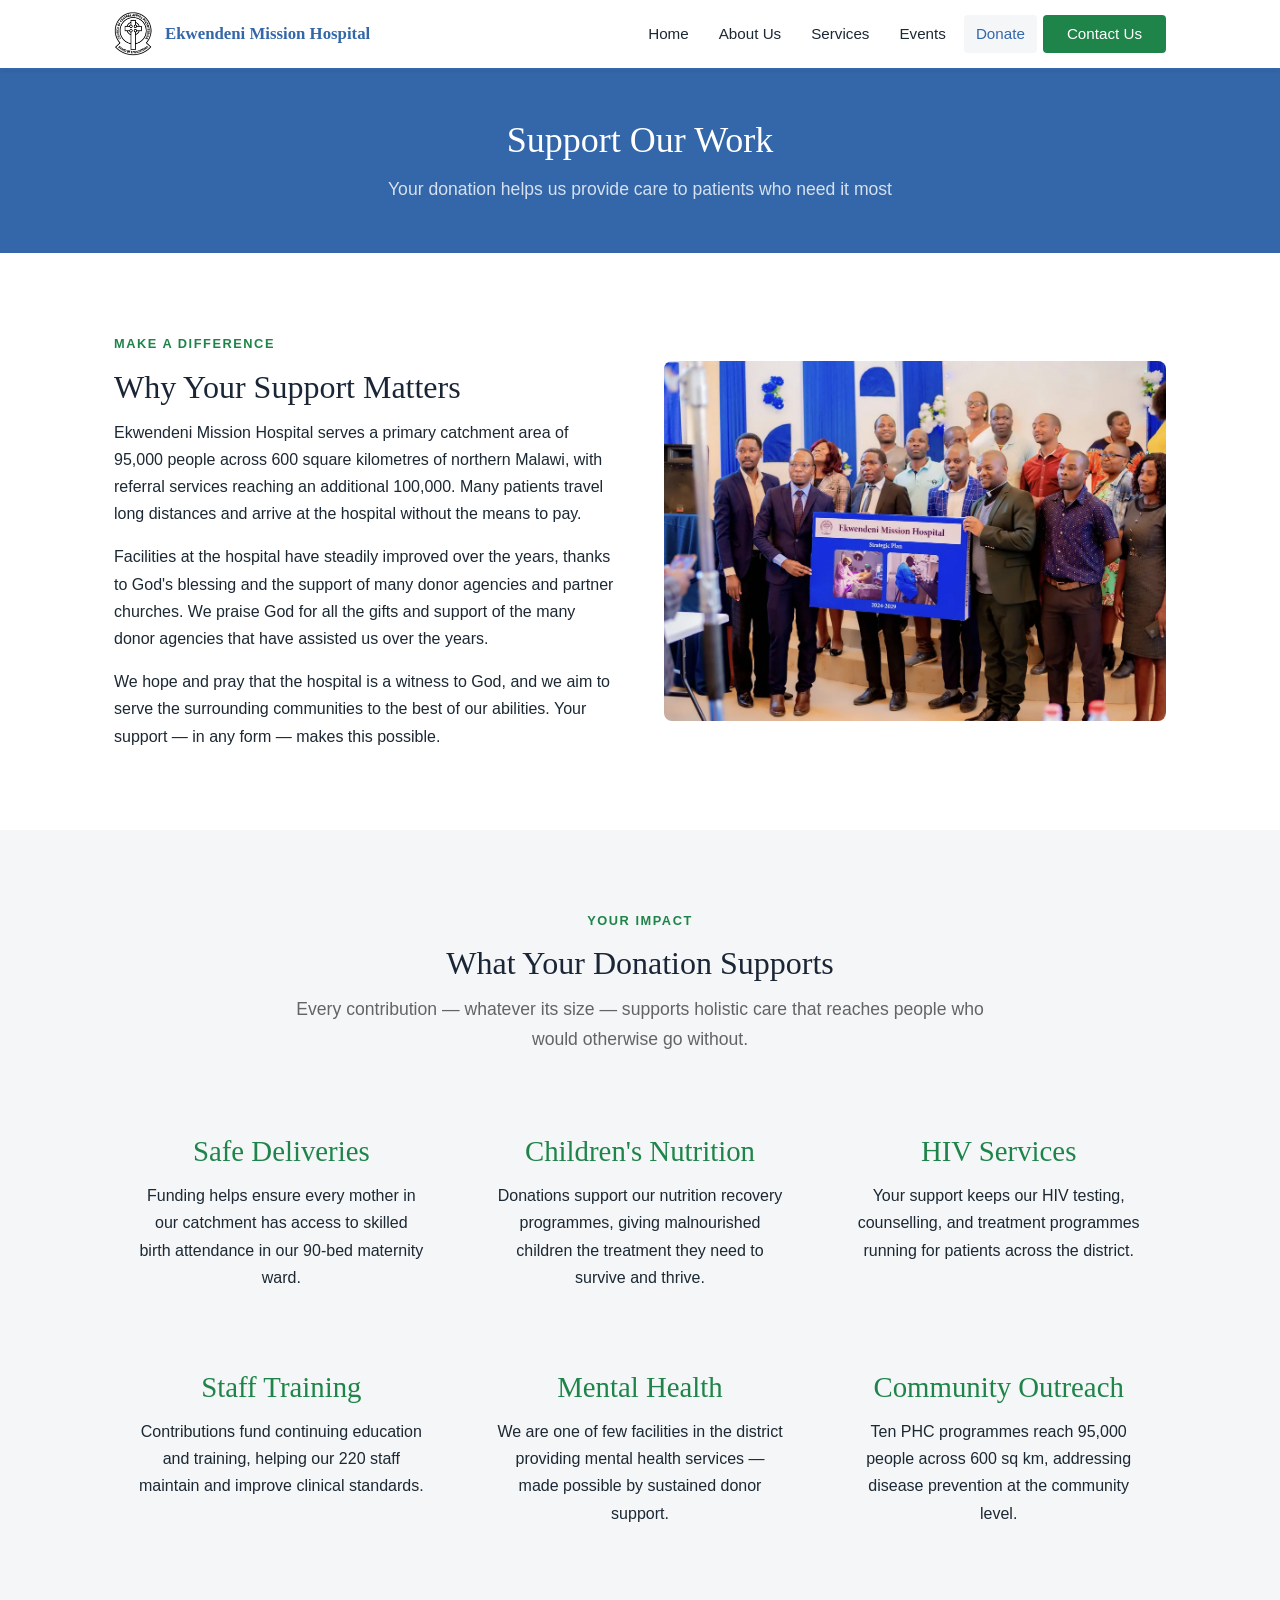
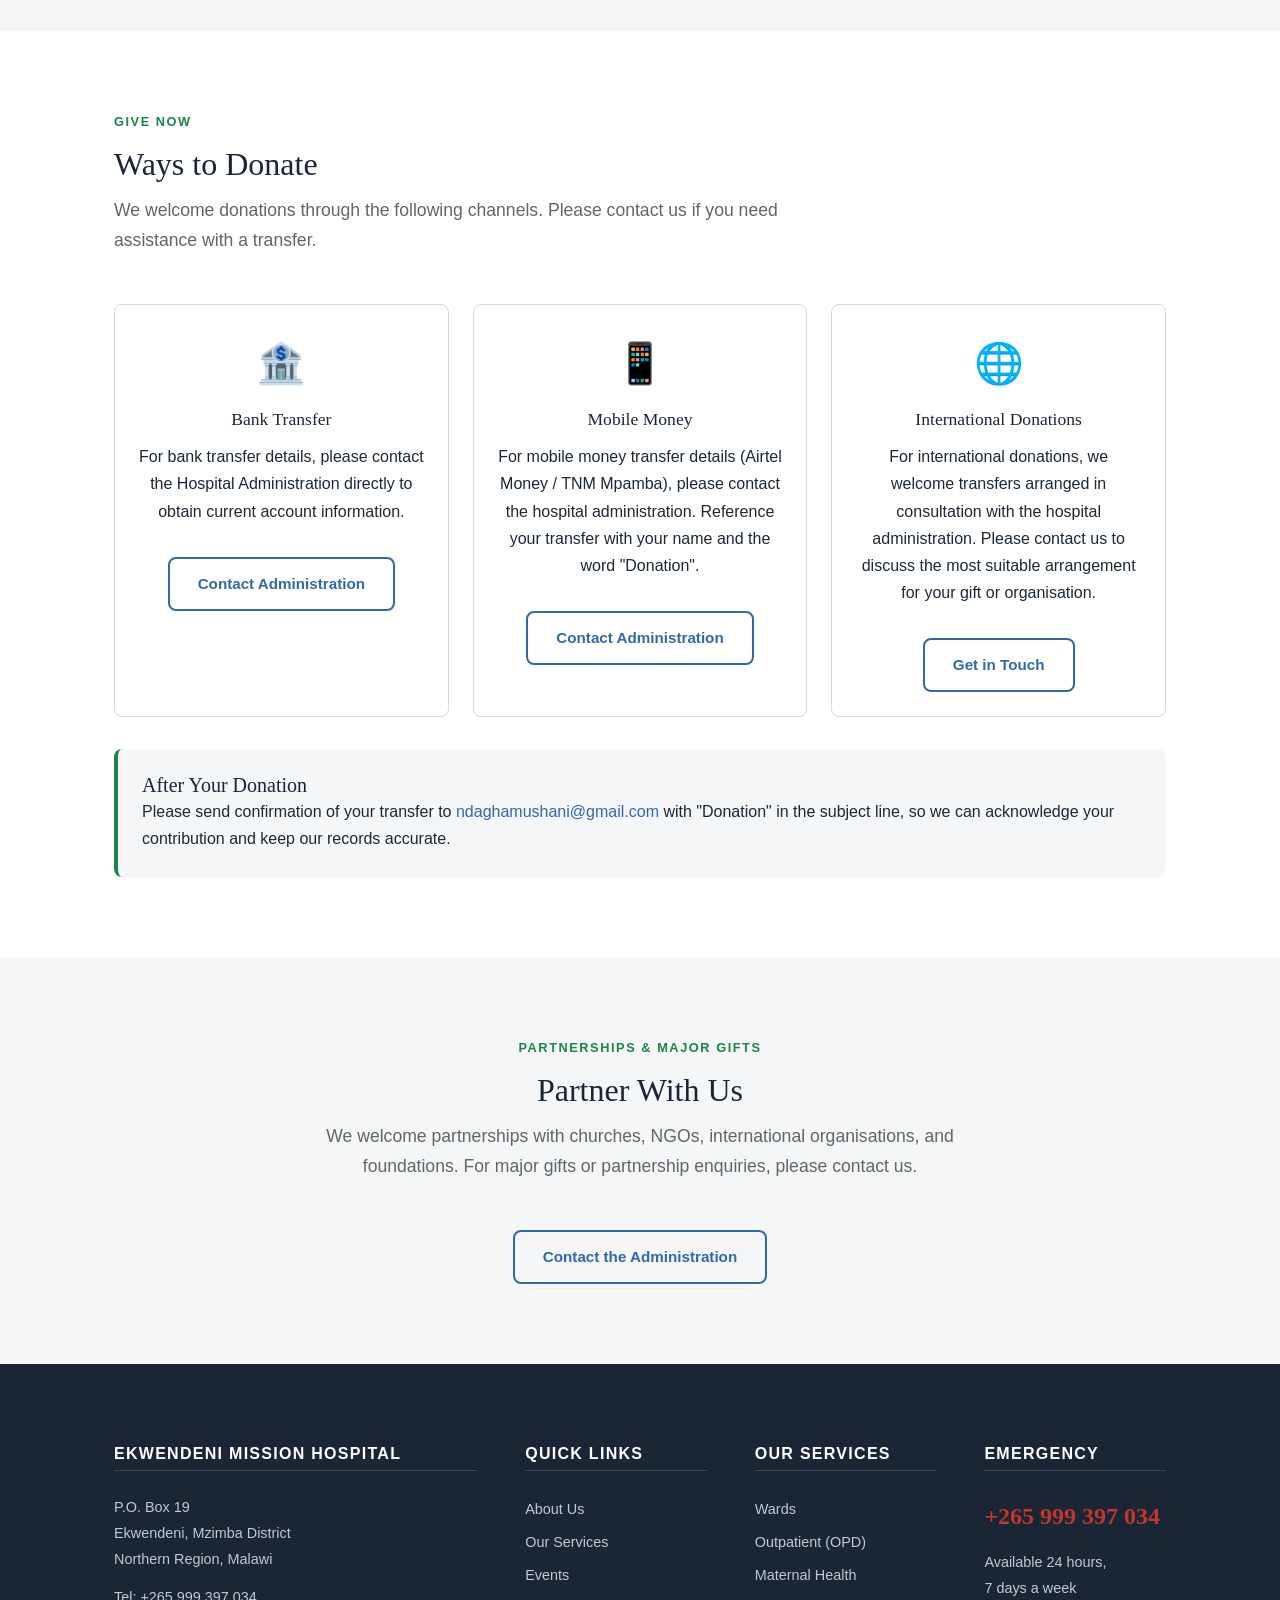
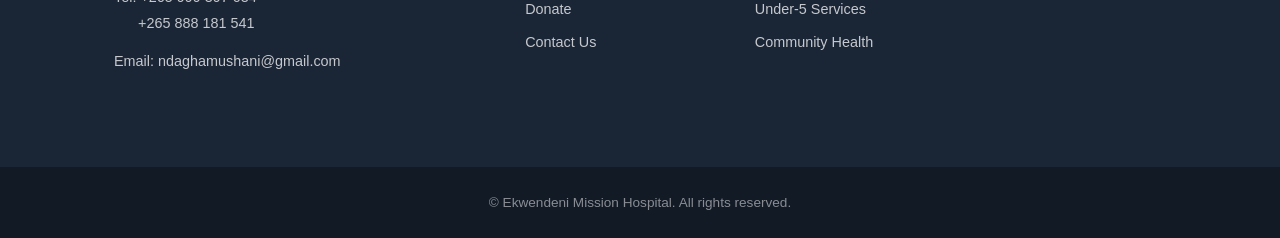
<file: donate.html>
<!DOCTYPE html>
<html lang="en">
<head>
  <meta charset="UTF-8">
  <meta name="viewport" content="width=device-width, initial-scale=1.0">
  <title>Donate | Ekwendeni Mission Hospital</title>
  <meta name="description" content="Support Ekwendeni Mission Hospital by making a donation. Your contribution helps us provide essential healthcare to communities in northern Malawi.">
  
  <link rel="icon" href="/assets/images/favicon.png">

  <!-- Social sharing (update BASE_URL when domain changes from ekwendenimissionhospital.com) -->
  <meta property="og:type"        content="website">
  <meta property="og:site_name"   content="Ekwendeni Mission Hospital">
  <meta property="og:title"       content="Support Our Work | Ekwendeni Mission Hospital">
  <meta property="og:description" content="Your donation helps Ekwendeni Mission Hospital provide essential healthcare to 95,000 people across northern Malawi. Learn how to give.">
  <meta property="og:url"         content="https://ekwendenimissionhospital.com/donate.html">
  <meta property="og:image"       content="https://ekwendenimissionhospital.com/assets/images/og-image.jpg">
  <meta property="og:image:width" content="1200">
  <meta property="og:image:height" content="630">
  <meta name="twitter:card"        content="summary_large_image">
  <meta name="twitter:title"       content="Support Our Work | Ekwendeni Mission Hospital">
  <meta name="twitter:description" content="Your donation helps Ekwendeni Mission Hospital provide essential healthcare to 95,000 people across northern Malawi. Learn how to give.">
  <meta name="twitter:image"       content="https://ekwendenimissionhospital.com/assets/images/og-image.jpg">
  <link rel="stylesheet" href="/assets/css/main.css">
</head>
<body>

  <div id="nav-container"></div>

  <main>

    <section class="page-hero">
      <div class="container">
        <h1>Support Our Work</h1>
        <p class="page-hero-subtitle">
          Your donation helps us provide care to patients who need it most
        </p>
      </div>
    </section>


    <!-- WHY DONATE -->
    <section class="section" aria-label="Why donate">
      <div class="container">
        <div class="split-layout">
          <div>
            <span class="section-label">Make a Difference</span>
            <h2 class="section-title">Why Your Support Matters</h2>
            <p>
              Ekwendeni Mission Hospital serves a primary catchment area of 95,000 people across 600 square kilometres of northern Malawi, with referral services reaching an additional 100,000. Many patients travel long distances and arrive at the hospital without the means to pay.
            </p>
            <p style="margin-top:1rem;">
              Facilities at the hospital have steadily improved over the years, thanks to God's blessing and the support of many donor agencies and partner churches. We praise God for all the gifts and support of the many donor agencies that have assisted us over the years.
            </p>
            <p style="margin-top:1rem;">
              We hope and pray that the hospital is a witness to God, and we aim to serve the surrounding communities to the best of our abilities. Your support — in any form — makes this possible.
            </p>
          </div>
          <div>
            <picture>
              <source srcset="/assets/images/emh_strategicplan_groupphoto.webp" type="image/webp">
              <img src="/assets/images/emh_strategicplan_groupphoto.jpg"
                   alt="Hospital staff and community members"
                   style="width:100%;height:360px;object-fit:cover;border-radius:8px;">
            </picture>
          </div>
        </div>
      </div>
    </section>


    <!-- IMPACT -->
    <section class="section section--alt" aria-label="Donation impact">
      <div class="container">
        <div class="section-header section-header--center">
          <span class="section-label">Your Impact</span>
          <h2 class="section-title">What Your Donation Supports</h2>
          <p class="section-subtitle">
            Every contribution — whatever its size — supports holistic care that reaches people who would otherwise go without.
          </p>
        </div>

        <div class="impact-grid">
          <div class="impact-item">
            <span class="impact-amount">Safe Deliveries</span>
            <p>Funding helps ensure every mother in our catchment has access to skilled birth attendance in our 90-bed maternity ward.</p>
          </div>
          <div class="impact-item">
            <span class="impact-amount">Children's Nutrition</span>
            <p>Donations support our nutrition recovery programmes, giving malnourished children the treatment they need to survive and thrive.</p>
          </div>
          <div class="impact-item">
            <span class="impact-amount">HIV Services</span>
            <p>Your support keeps our HIV testing, counselling, and treatment programmes running for patients across the district.</p>
          </div>
          <div class="impact-item">
            <span class="impact-amount">Staff Training</span>
            <p>Contributions fund continuing education and training, helping our 220 staff maintain and improve clinical standards.</p>
          </div>
          <div class="impact-item">
            <span class="impact-amount">Mental Health</span>
            <p>We are one of few facilities in the district providing mental health services — made possible by sustained donor support.</p>
          </div>
          <div class="impact-item">
            <span class="impact-amount">Community Outreach</span>
            <p>Ten PHC programmes reach 95,000 people across 600 sq km, addressing disease prevention at the community level.</p>
          </div>
        </div>
      </div>
    </section>


    <!-- HOW TO DONATE -->
    <section class="section" aria-label="How to donate">
      <div class="container">
        <div class="section-header">
          <span class="section-label">Give Now</span>
          <h2 class="section-title">Ways to Donate</h2>
          <p class="section-subtitle">
            We welcome donations through the following channels.
            Please contact us if you need assistance with a transfer.
          </p>
        </div>

        <div class="donate-ways-grid">

          <div class="donate-way-card">
            <span class="donate-icon">🏦</span>
            <h3>Bank Transfer</h3>
            <p>For bank transfer details, please contact the Hospital Administration directly to obtain current account information.</p>
            <a href="/contact.html" class="btn btn-outline-primary" style="margin-top:1rem;display:inline-block;">Contact Administration</a>
          </div>

          <div class="donate-way-card">
            <span class="donate-icon">📱</span>
            <h3>Mobile Money</h3>
            <p>For mobile money transfer details (Airtel Money / TNM Mpamba), please contact the hospital administration. Reference your transfer with your name and the word "Donation".</p>
            <a href="/contact.html" class="btn btn-outline-primary" style="margin-top:1rem;display:inline-block;">Contact Administration</a>
          </div>

          <div class="donate-way-card">
            <span class="donate-icon">🌐</span>
            <h3>International Donations</h3>
            <p>For international donations, we welcome transfers arranged in consultation with the hospital administration. Please contact us to discuss the most suitable arrangement for your gift or organisation.</p>
            <a href="/contact.html" class="btn btn-outline-primary" style="margin-top:1rem;display:inline-block;">Get in Touch</a>
          </div>

        </div>

        <div style="margin-top:2rem;padding:1.5rem;background:#f4f6f7;border-radius:8px;border-left:4px solid #1e8449;">
          <h4>After Your Donation</h4>
          <p style="margin:0;">
            Please send confirmation of your transfer to
            <a href="mailto:ndaghamushani@gmail.com">ndaghamushani@gmail.com</a>
            with "Donation" in the subject line, so we can acknowledge your contribution and keep our records accurate.
          </p>
        </div>
      </div>
    </section>


    <!-- PARTNER CTA -->
    <section class="section section--alt" aria-label="Contact for major donations">
      <div class="container">
        <div class="section-header section-header--center">
          <span class="section-label">Partnerships &amp; Major Gifts</span>
          <h2 class="section-title">Partner With Us</h2>
          <p class="section-subtitle">
            We welcome partnerships with churches, NGOs, international organisations,
            and foundations. For major gifts or partnership enquiries, please contact us.
          </p>
        </div>
        <div style="text-align:center;">
          <a href="/contact.html" class="btn btn-outline-primary">Contact the Administration</a>
        </div>
      </div>
    </section>

  </main>

  <div id="footer-container"></div>

  <script src="/assets/js/nav.js"></script>

</body>
</html>
</file>
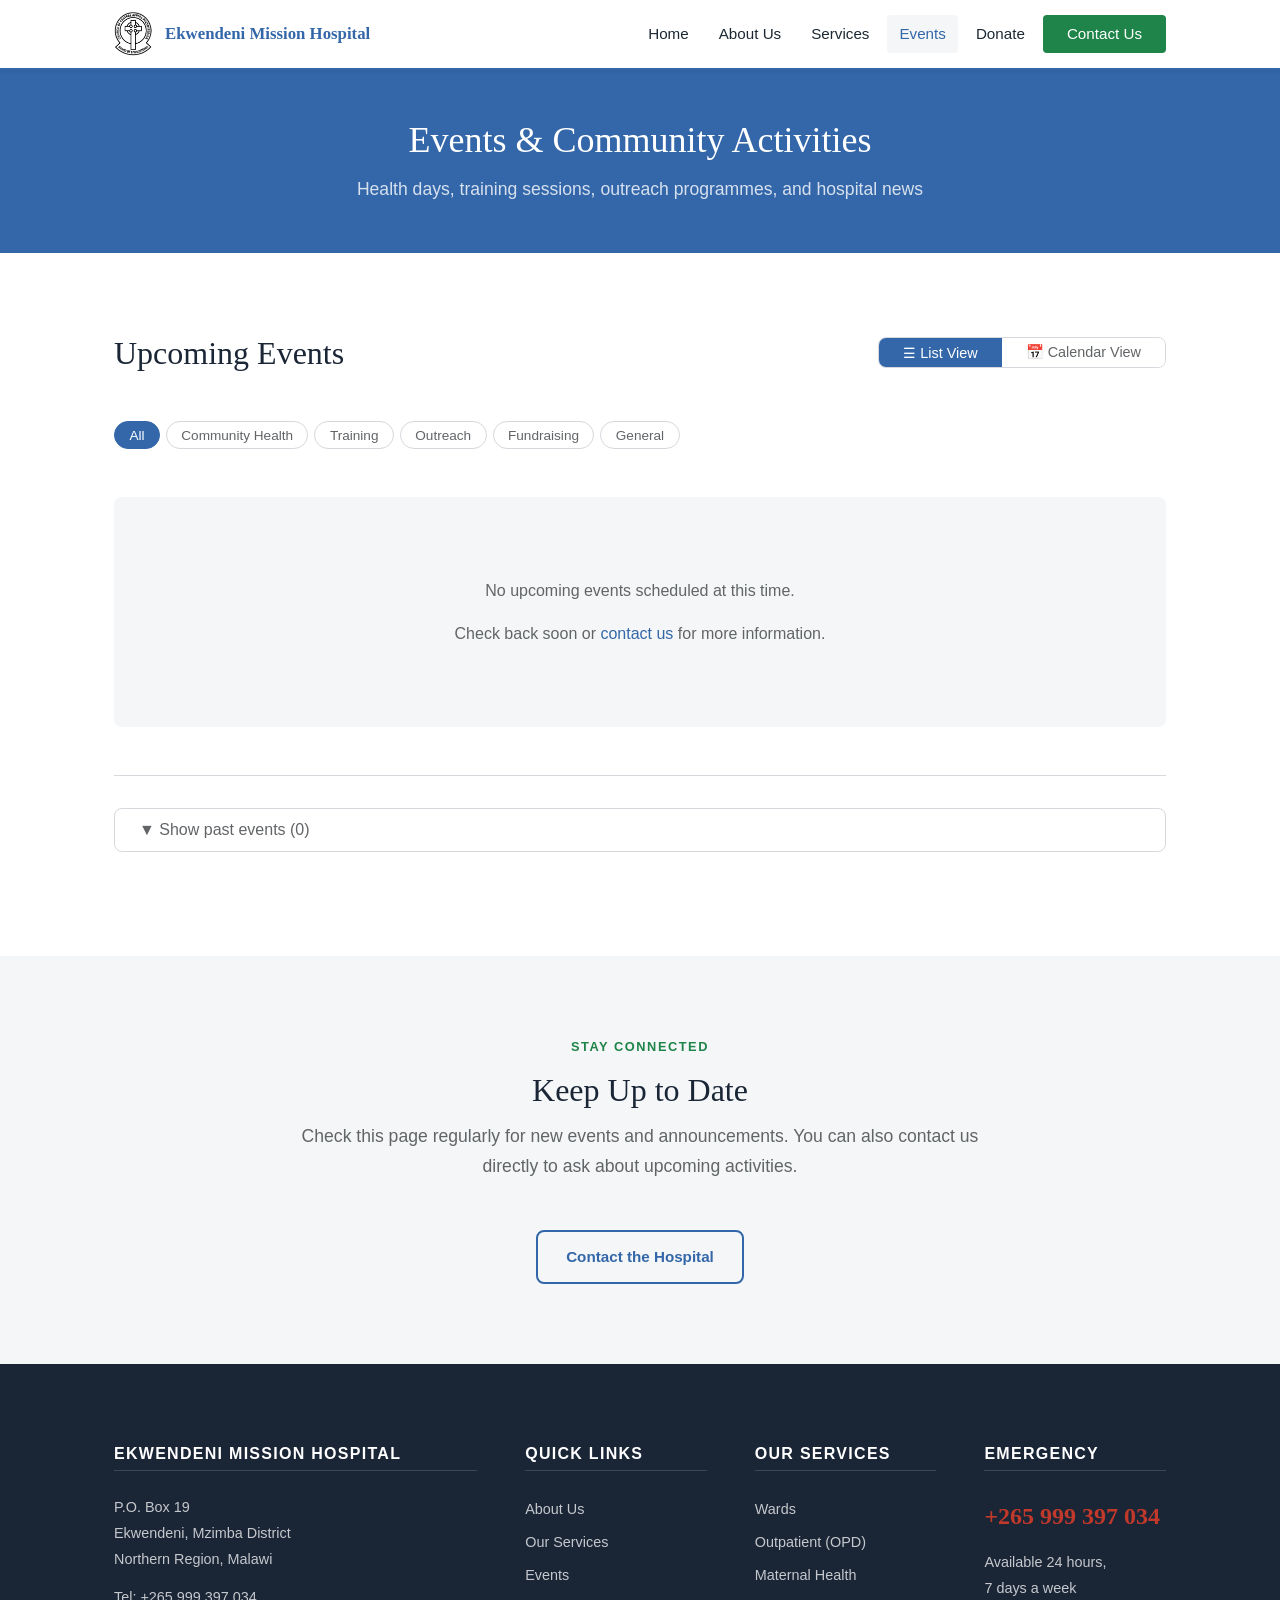
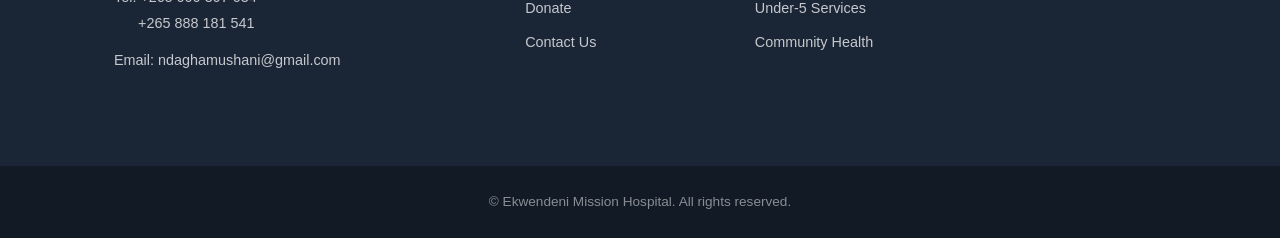
<file: events.html>
<!DOCTYPE html>
<html lang="en">
<head>
  <meta charset="UTF-8">
  <meta name="viewport" content="width=device-width, initial-scale=1.0">
  <title>Events | Ekwendeni Mission Hospital</title>
  <meta name="description" content="Upcoming community health events, training sessions, and hospital activities at Ekwendeni Mission Hospital.">
  
  <link rel="icon" href="/assets/images/favicon.png">

  <!-- Social sharing (update BASE_URL when domain changes from ekwendenimissionhospital.com) -->
  <meta property="og:type"        content="website">
  <meta property="og:site_name"   content="Ekwendeni Mission Hospital">
  <meta property="og:title"       content="Events | Ekwendeni Mission Hospital">
  <meta property="og:description" content="Upcoming community health events, training sessions, and hospital activities at Ekwendeni Mission Hospital.">
  <meta property="og:url"         content="https://ekwendenimissionhospital.com/events.html">
  <meta property="og:image"       content="https://ekwendenimissionhospital.com/assets/images/og-image.jpg">
  <meta property="og:image:width" content="1200">
  <meta property="og:image:height" content="630">
  <meta name="twitter:card"        content="summary_large_image">
  <meta name="twitter:title"       content="Events | Ekwendeni Mission Hospital">
  <meta name="twitter:description" content="Upcoming community health events, training sessions, and hospital activities at Ekwendeni Mission Hospital.">
  <meta name="twitter:image"       content="https://ekwendenimissionhospital.com/assets/images/og-image.jpg">
  <link rel="stylesheet" href="/assets/css/main.css">
</head>
<body>

  <!-- NAVIGATION: Loaded from fragments/nav.html -->
  <div id="nav-container"></div>

  <main>

    <!-- ============================================================
         PAGE HERO
         ============================================================ -->
    <section class="page-hero">
      <div class="container">
        <h1>Events &amp; Community Activities</h1>
        <p class="page-hero-subtitle">
          Health days, training sessions, outreach programmes, and hospital news
        </p>
      </div>
    </section>


    <!-- ============================================================
         EVENTS SECTION
         Events are loaded automatically from data/events.json.
         To add, edit, or delete events, use the admin GUI:
           python3 tools/admin_gui.py
         Or edit data/events.json directly.
         ============================================================ -->
    <section class="section" aria-label="Upcoming events">
      <div class="container">

        <!-- View controls: list vs calendar toggle -->
        <div class="events-controls">
          <h2 style="margin:0;flex:1;">Upcoming Events</h2>
          <div class="view-toggle" role="group" aria-label="View mode">
            <button id="view-list" class="active" aria-pressed="true">
              &#9776; List View
            </button>
            <button id="view-calendar" aria-pressed="false">
              &#128197; Calendar View
            </button>
          </div>
        </div>

        <!-- Category filter row -->
        <div class="events-filter" id="events-filter" role="group" aria-label="Filter events by category">
          <button class="filter-btn filter-btn--active" data-category="all">All</button>
          <button class="filter-btn" data-category="community-health">Community Health</button>
          <button class="filter-btn" data-category="training">Training</button>
          <button class="filter-btn" data-category="outreach">Outreach</button>
          <button class="filter-btn" data-category="fundraising">Fundraising</button>
          <button class="filter-btn" data-category="general">General</button>
        </div>

        <!-- Upcoming events list (default view) -->
        <!-- Populated by events.js -->
        <div id="events-list" aria-live="polite" aria-label="Upcoming events list">
          <div class="events-loading">Loading events&hellip;</div>
        </div>

        <!-- Calendar view (hidden by default, shown when calendar toggle is clicked) -->
        <div id="calendar-grid" style="display:none;" aria-label="Events calendar">
        </div>

        <hr class="divider" style="margin:3rem 0 2rem;">

        <!-- Past events (collapsed by default) -->
        <section aria-label="Past events">
          <button class="past-events-toggle" id="past-events-toggle" aria-expanded="false">
            ▼ Show past events
          </button>
          <div class="past-events-list" id="past-events-list" aria-live="polite">
          </div>
        </section>

      </div>
    </section>


    <!-- ============================================================
         HOW TO STAY INFORMED
         ============================================================ -->
    <section class="section section--alt" aria-label="Stay informed">
      <div class="container">
        <div class="section-header section-header--center">
          <span class="section-label">Stay Connected</span>
          <h2 class="section-title">Keep Up to Date</h2>
          <p class="section-subtitle">
            Check this page regularly for new events and announcements.
            You can also contact us directly to ask about upcoming activities.
          </p>
        </div>
        <div style="text-align:center;">
          <a href="/contact.html" class="btn btn-outline-primary">Contact the Hospital</a>
        </div>
      </div>
    </section>

  </main>

  <!-- FOOTER: Loaded from fragments/footer.html -->
  <div id="footer-container"></div>

  <script src="/assets/js/nav.js"></script>
  <script src="/assets/js/events.js"></script>

</body>
</html>
</file>
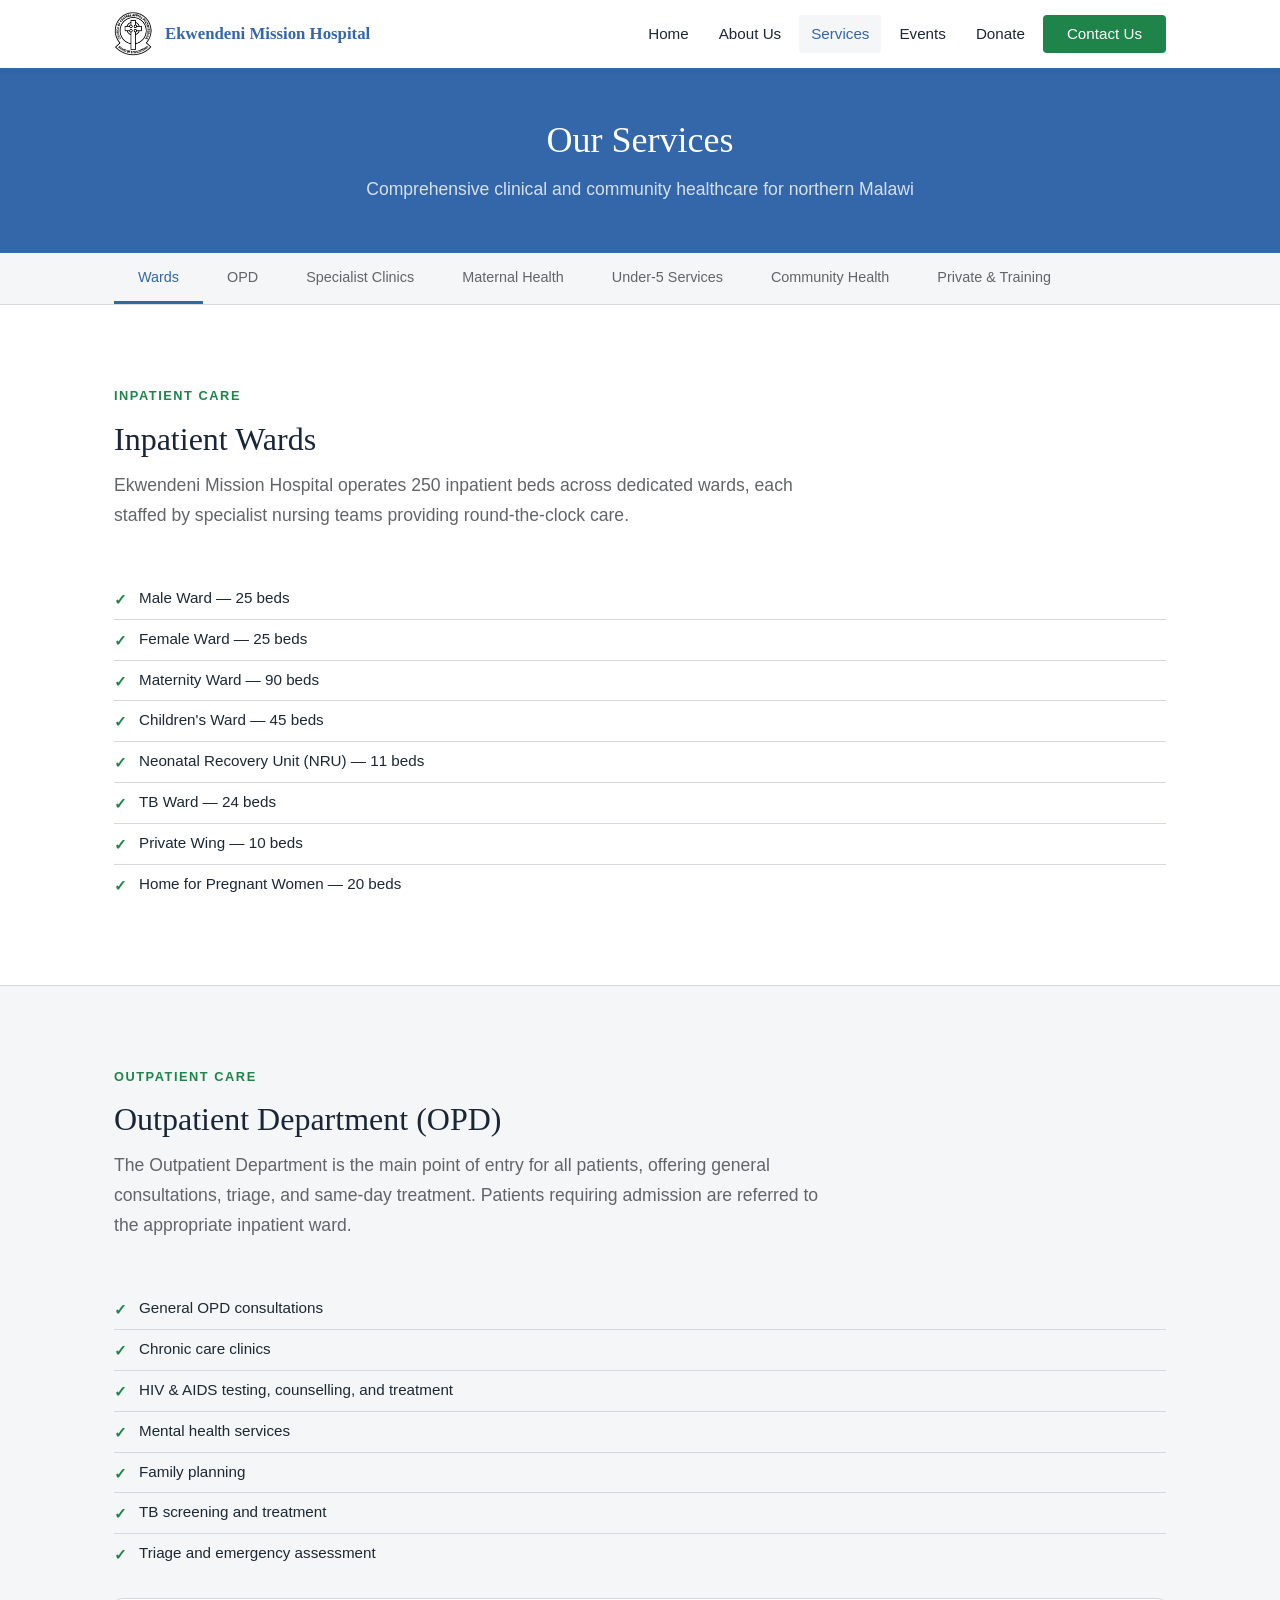
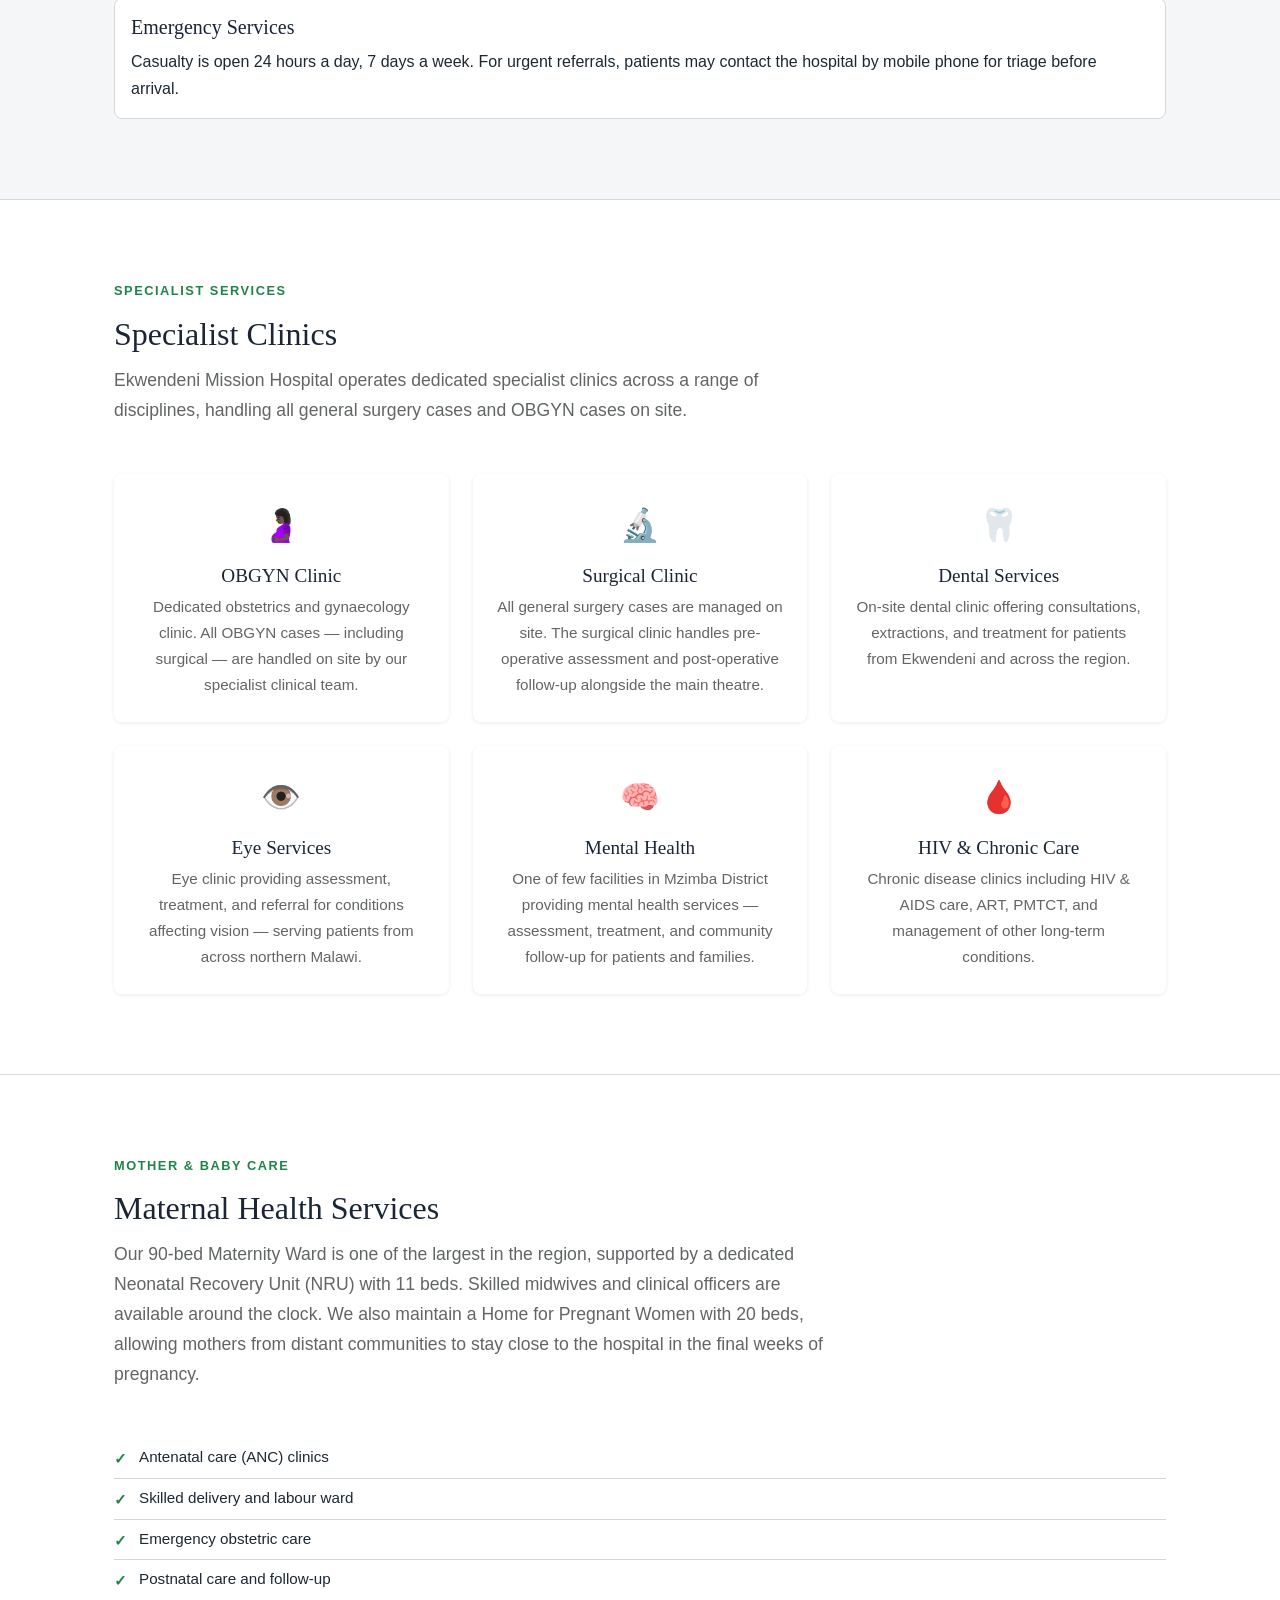
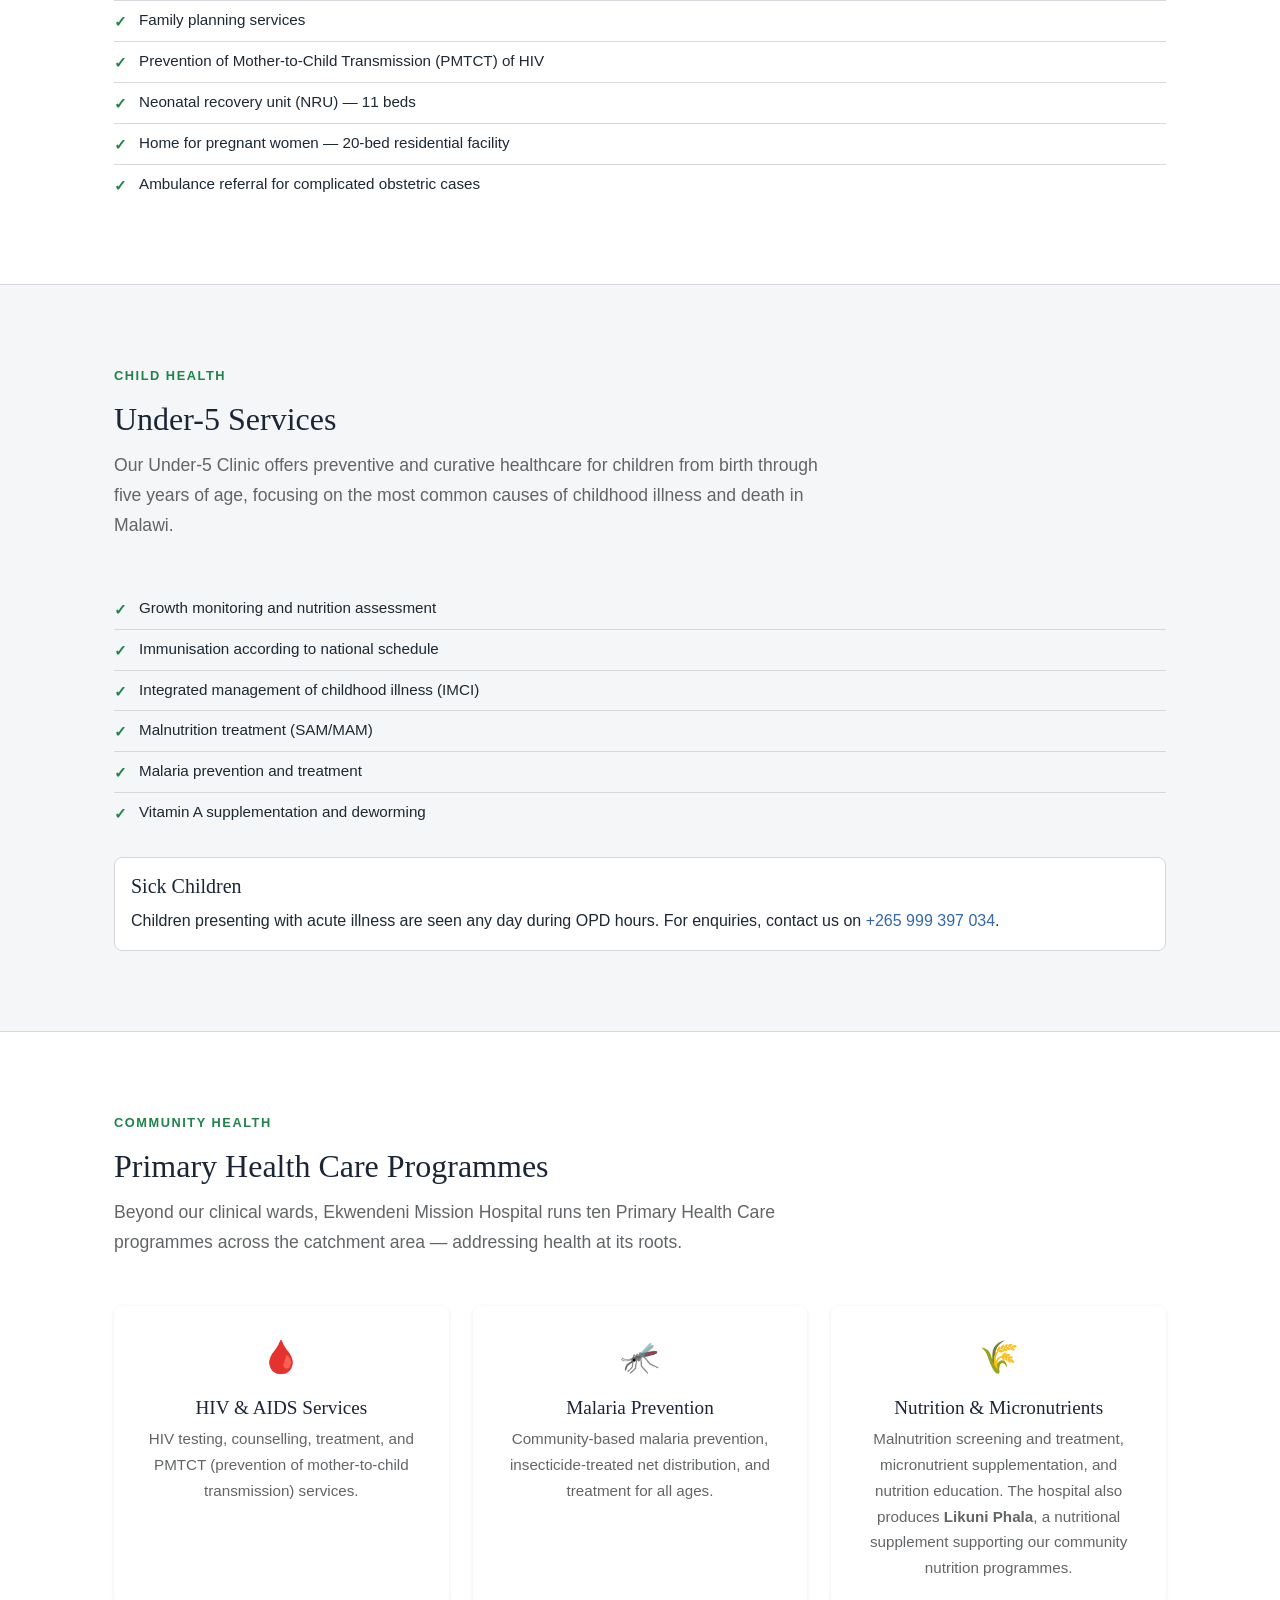
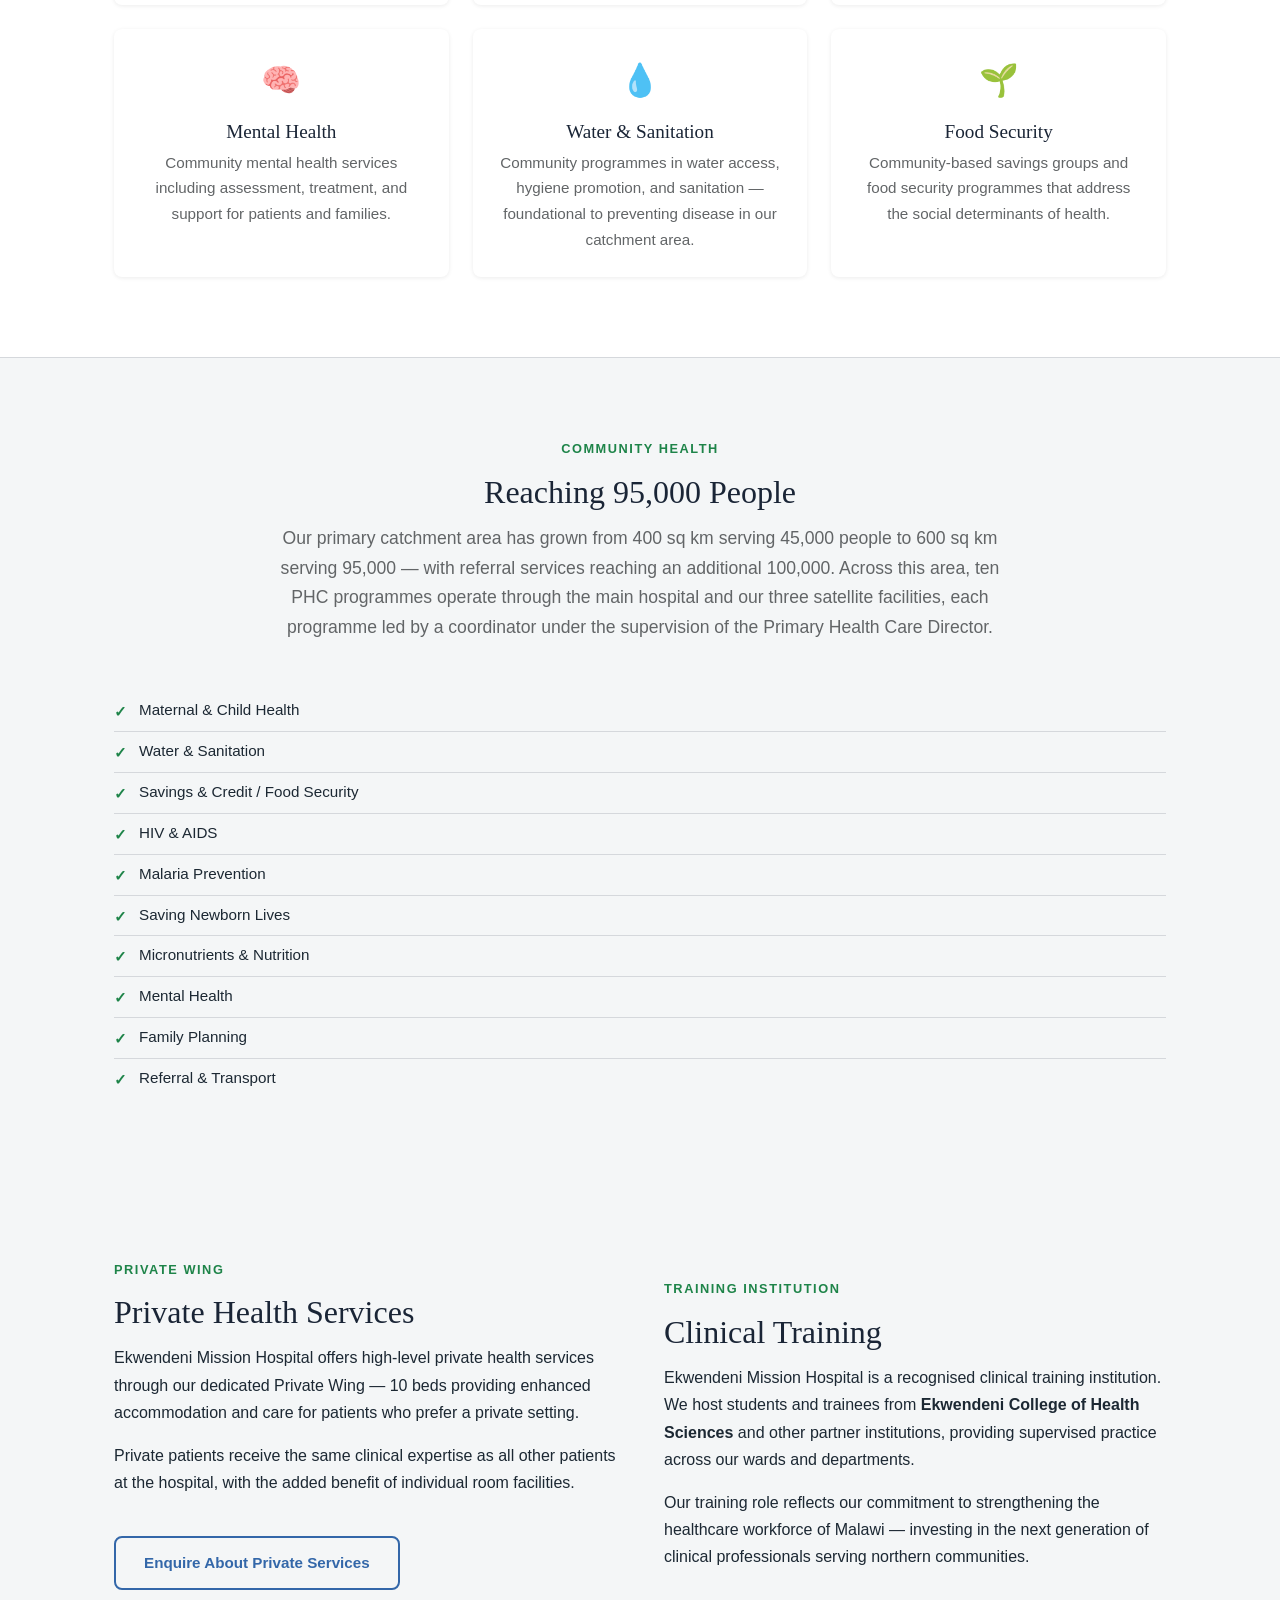
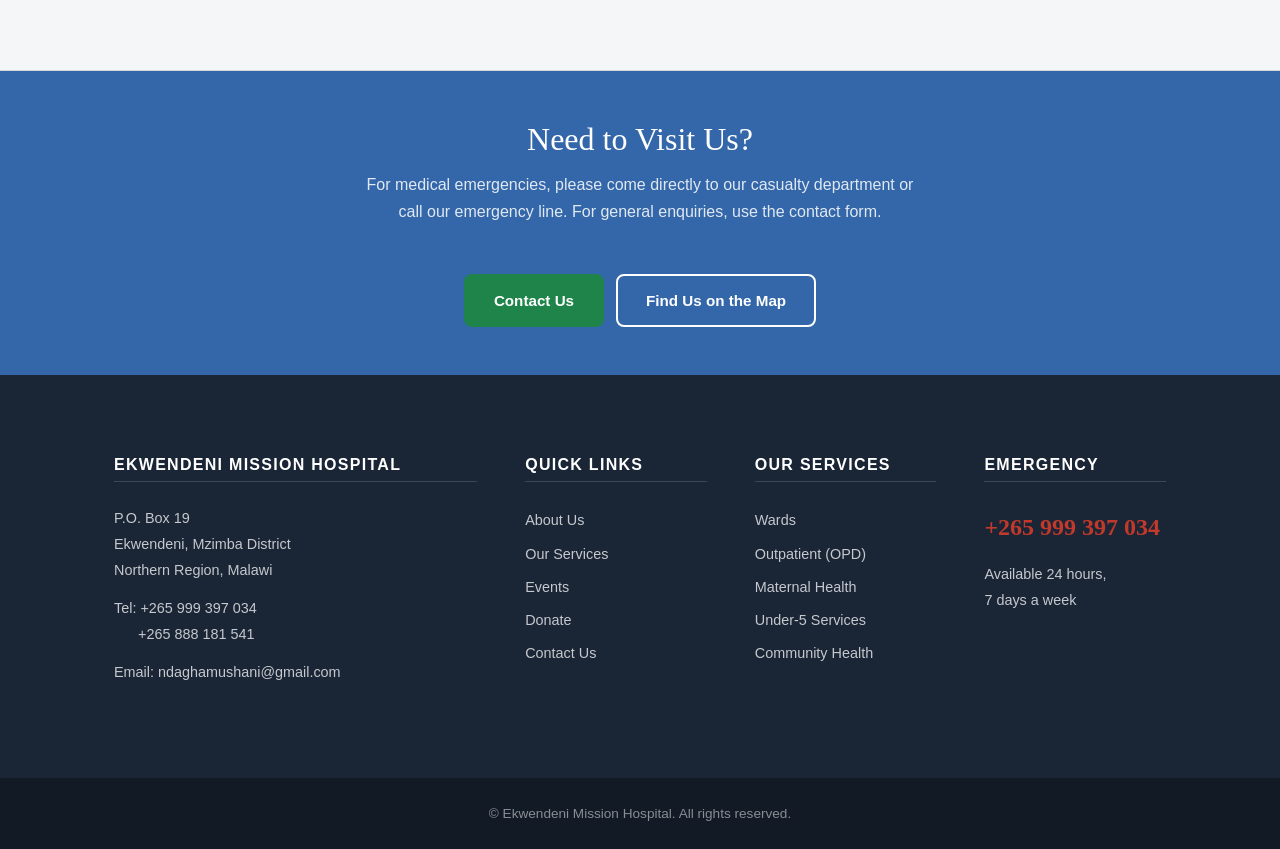
<file: services.html>
<!DOCTYPE html>
<html lang="en">
<head>
  <meta charset="UTF-8">
  <meta name="viewport" content="width=device-width, initial-scale=1.0">
  <title>Services | Ekwendeni Mission Hospital</title>
  <meta name="description" content="Clinical and community health services offered by Ekwendeni Mission Hospital, including inpatient wards, OPD, maternal health, under-5 services, and primary health care programmes.">
  
  <link rel="icon" href="/assets/images/favicon.png">

  <!-- Social sharing (update BASE_URL when domain changes from ekwendenimissionhospital.com) -->
  <meta property="og:type"        content="website">
  <meta property="og:site_name"   content="Ekwendeni Mission Hospital">
  <meta property="og:title"       content="Our Services | Ekwendeni Mission Hospital">
  <meta property="og:description" content="250 inpatient beds, maternity care, OPD, HIV & AIDS services, and ten community health programmes serving 95,000 people across northern Malawi.">
  <meta property="og:url"         content="https://ekwendenimissionhospital.com/services.html">
  <meta property="og:image"       content="https://ekwendenimissionhospital.com/assets/images/og-image.jpg">
  <meta property="og:image:width" content="1200">
  <meta property="og:image:height" content="630">
  <meta name="twitter:card"        content="summary_large_image">
  <meta name="twitter:title"       content="Our Services | Ekwendeni Mission Hospital">
  <meta name="twitter:description" content="250 inpatient beds, maternity care, OPD, HIV & AIDS services, and ten community health programmes serving 95,000 people across northern Malawi.">
  <meta name="twitter:image"       content="https://ekwendenimissionhospital.com/assets/images/og-image.jpg">
  <link rel="stylesheet" href="/assets/css/main.css">
</head>
<body>

  <div id="nav-container"></div>

  <main>

    <section class="page-hero">
      <div class="container">
        <h1>Our Services</h1>
        <p class="page-hero-subtitle">
          Comprehensive clinical and community healthcare for northern Malawi
        </p>
      </div>
    </section>


    <nav class="subnav" aria-label="Services sections">
      <div class="subnav-inner">
        <a href="#wards">Wards</a>
        <a href="#opd">OPD</a>
        <a href="#specialist">Specialist Clinics</a>
        <a href="#maternal">Maternal Health</a>
        <a href="#under5">Under-5 Services</a>
        <a href="#more-services">Community Health</a>
        <a href="#private">Private &amp; Training</a>
      </div>
    </nav>


    <!-- WARDS -->
    <section class="section service-section" id="wards" aria-label="Inpatient wards">
      <div class="container">
        <div class="section-header">
          <span class="section-label">Inpatient Care</span>
          <h2 class="section-title">Inpatient Wards</h2>
          <p class="section-subtitle">
            Ekwendeni Mission Hospital operates 250 inpatient beds across dedicated wards, each staffed by specialist nursing teams providing round-the-clock care.
          </p>
        </div>

        <ul class="feature-list">
          <li>Male Ward — 25 beds</li>
          <li>Female Ward — 25 beds</li>
          <li>Maternity Ward — 90 beds</li>
          <li>Children's Ward — 45 beds</li>
          <li>Neonatal Recovery Unit (NRU) — 11 beds</li>
          <li>TB Ward — 24 beds</li>
          <li>Private Wing — 10 beds</li>
          <li>Home for Pregnant Women — 20 beds</li>
        </ul>
      </div>
    </section>


    <!-- OPD -->
    <section class="section section--alt service-section" id="opd" aria-label="Outpatient Department">
      <div class="container">
        <div class="section-header">
          <span class="section-label">Outpatient Care</span>
          <h2 class="section-title">Outpatient Department (OPD)</h2>
          <p class="section-subtitle">
            The Outpatient Department is the main point of entry for all patients, offering general consultations, triage, and same-day treatment. Patients requiring admission are referred to the appropriate inpatient ward.
          </p>
        </div>

        <ul class="feature-list">
          <li>General OPD consultations</li>
          <li>Chronic care clinics</li>
          <li>HIV &amp; AIDS testing, counselling, and treatment</li>
          <li>Mental health services</li>
          <li>Family planning</li>
          <li>TB screening and treatment</li>
          <li>Triage and emergency assessment</li>
        </ul>

        <div style="margin-top:1.5rem;padding:1rem;background:#fff;border-radius:8px;border:1px solid #d5d8dc;">
          <h4 style="margin-bottom:0.5rem;">Emergency Services</h4>
          <p style="margin:0;">Casualty is open 24 hours a day, 7 days a week. For urgent referrals, patients may contact the hospital by mobile phone for triage before arrival.</p>
        </div>
      </div>
    </section>


    <!-- SPECIALIST CLINICS -->
    <section class="section service-section" id="specialist" aria-label="Specialist clinics">
      <div class="container">
        <div class="section-header">
          <span class="section-label">Specialist Services</span>
          <h2 class="section-title">Specialist Clinics</h2>
          <p class="section-subtitle">
            Ekwendeni Mission Hospital operates dedicated specialist clinics across a range of disciplines, handling all general surgery cases and OBGYN cases on site.
          </p>
        </div>

        <div class="grid-3">

          <div class="card">
            <div class="card-body" style="text-align:center;">
              <div style="font-size:2rem;margin-bottom:0.75rem;">🤰🏿</div>
              <h3>OBGYN Clinic</h3>
              <p>Dedicated obstetrics and gynaecology clinic. All OBGYN cases — including surgical — are handled on site by our specialist clinical team.</p>
            </div>
          </div>

          <div class="card">
            <div class="card-body" style="text-align:center;">
              <div style="font-size:2rem;margin-bottom:0.75rem;">🔬</div>
              <h3>Surgical Clinic</h3>
              <p>All general surgery cases are managed on site. The surgical clinic handles pre-operative assessment and post-operative follow-up alongside the main theatre.</p>
            </div>
          </div>

          <div class="card">
            <div class="card-body" style="text-align:center;">
              <div style="font-size:2rem;margin-bottom:0.75rem;">🦷</div>
              <h3>Dental Services</h3>
              <p>On-site dental clinic offering consultations, extractions, and treatment for patients from Ekwendeni and across the region.</p>
            </div>
          </div>

          <div class="card">
            <div class="card-body" style="text-align:center;">
              <div style="font-size:2rem;margin-bottom:0.75rem;">👁️</div>
              <h3>Eye Services</h3>
              <p>Eye clinic providing assessment, treatment, and referral for conditions affecting vision — serving patients from across northern Malawi.</p>
            </div>
          </div>

          <div class="card">
            <div class="card-body" style="text-align:center;">
              <div style="font-size:2rem;margin-bottom:0.75rem;">🧠</div>
              <h3>Mental Health</h3>
              <p>One of few facilities in Mzimba District providing mental health services — assessment, treatment, and community follow-up for patients and families.</p>
            </div>
          </div>

          <div class="card">
            <div class="card-body" style="text-align:center;">
              <div style="font-size:2rem;margin-bottom:0.75rem;">🩸</div>
              <h3>HIV &amp; Chronic Care</h3>
              <p>Chronic disease clinics including HIV &amp; AIDS care, ART, PMTCT, and management of other long-term conditions.</p>
            </div>
          </div>

        </div>
      </div>
    </section>


    <!-- MATERNAL HEALTH -->
    <section class="section service-section" id="maternal" aria-label="Maternal health services">
      <div class="container">
        <div class="section-header">
          <span class="section-label">Mother &amp; Baby Care</span>
          <h2 class="section-title">Maternal Health Services</h2>
          <p class="section-subtitle">
            Our 90-bed Maternity Ward is one of the largest in the region, supported by a dedicated Neonatal Recovery Unit (NRU) with 11 beds. Skilled midwives and clinical officers are available around the clock. We also maintain a Home for Pregnant Women with 20 beds, allowing mothers from distant communities to stay close to the hospital in the final weeks of pregnancy.
          </p>
        </div>

        <ul class="feature-list">
          <li>Antenatal care (ANC) clinics</li>
          <li>Skilled delivery and labour ward</li>
          <li>Emergency obstetric care</li>
          <li>Postnatal care and follow-up</li>
          <li>Family planning services</li>
          <li>Prevention of Mother-to-Child Transmission (PMTCT) of HIV</li>
          <li>Neonatal recovery unit (NRU) — 11 beds</li>
          <li>Home for pregnant women — 20-bed residential facility</li>
          <li>Ambulance referral for complicated obstetric cases</li>
        </ul>
      </div>
    </section>


    <!-- UNDER-5 -->
    <section class="section section--alt service-section" id="under5" aria-label="Under-5 child health services">
      <div class="container">
        <div class="section-header">
          <span class="section-label">Child Health</span>
          <h2 class="section-title">Under-5 Services</h2>
          <p class="section-subtitle">
            Our Under-5 Clinic offers preventive and curative healthcare for children from birth through five years of age, focusing on the most common causes of childhood illness and death in Malawi.
          </p>
        </div>

        <ul class="feature-list">
          <li>Growth monitoring and nutrition assessment</li>
          <li>Immunisation according to national schedule</li>
          <li>Integrated management of childhood illness (IMCI)</li>
          <li>Malnutrition treatment (SAM/MAM)</li>
          <li>Malaria prevention and treatment</li>
          <li>Vitamin A supplementation and deworming</li>
        </ul>

        <div style="margin-top:1.5rem;padding:1rem;background:#fff;border-radius:8px;border:1px solid #d5d8dc;">
          <h4 style="margin-bottom:0.5rem;">Sick Children</h4>
          <p style="margin:0;">Children presenting with acute illness are seen any day during OPD hours. For enquiries, contact us on <a href="tel:+265999397034">+265 999 397 034</a>.</p>
        </div>
      </div>
    </section>


    <!-- OTHER SERVICES -->
    <section class="section service-section" id="more-services" aria-label="Community health programmes">
      <div class="container">
        <div class="section-header">
          <span class="section-label">Community Health</span>
          <h2 class="section-title">Primary Health Care Programmes</h2>
          <p class="section-subtitle">
            Beyond our clinical wards, Ekwendeni Mission Hospital runs ten Primary Health Care programmes across the catchment area — addressing health at its roots.
          </p>
        </div>

        <div class="grid-3">

          <div class="card">
            <div class="card-body" style="text-align:center;">
              <div style="font-size:2rem;margin-bottom:0.75rem;">🩸</div>
              <h3>HIV &amp; AIDS Services</h3>
              <p>HIV testing, counselling, treatment, and PMTCT (prevention of mother-to-child transmission) services.</p>
            </div>
          </div>

          <div class="card">
            <div class="card-body" style="text-align:center;">
              <div style="font-size:2rem;margin-bottom:0.75rem;">🦟</div>
              <h3>Malaria Prevention</h3>
              <p>Community-based malaria prevention, insecticide-treated net distribution, and treatment for all ages.</p>
            </div>
          </div>

          <div class="card">
            <div class="card-body" style="text-align:center;">
              <div style="font-size:2rem;margin-bottom:0.75rem;">🌾</div>
              <h3>Nutrition &amp; Micronutrients</h3>
              <p>Malnutrition screening and treatment, micronutrient supplementation, and nutrition education. The hospital also produces <strong>Likuni Phala</strong>, a nutritional supplement supporting our community nutrition programmes.</p>
            </div>
          </div>

          <div class="card">
            <div class="card-body" style="text-align:center;">
              <div style="font-size:2rem;margin-bottom:0.75rem;">🧠</div>
              <h3>Mental Health</h3>
              <p>Community mental health services including assessment, treatment, and support for patients and families.</p>
            </div>
          </div>

          <div class="card">
            <div class="card-body" style="text-align:center;">
              <div style="font-size:2rem;margin-bottom:0.75rem;">💧</div>
              <h3>Water &amp; Sanitation</h3>
              <p>Community programmes in water access, hygiene promotion, and sanitation — foundational to preventing disease in our catchment area.</p>
            </div>
          </div>

          <div class="card">
            <div class="card-body" style="text-align:center;">
              <div style="font-size:2rem;margin-bottom:0.75rem;">🌱</div>
              <h3>Food Security</h3>
              <p>Community-based savings groups and food security programmes that address the social determinants of health.</p>
            </div>
          </div>

        </div>
      </div>
    </section>


    <!-- PHC COMMUNITY HEALTH -->
    <section class="section section--alt" id="phc" aria-label="Community health programmes">
      <div class="container">
        <div class="section-header section-header--center">
          <span class="section-label">Community Health</span>
          <h2 class="section-title">Reaching 95,000 People</h2>
          <p class="section-subtitle">
            Our primary catchment area has grown from 400 sq km serving 45,000 people to 600 sq km serving 95,000 — with referral services reaching an additional 100,000. Across this area, ten PHC programmes operate through the main hospital and our three satellite facilities, each programme led by a coordinator under the supervision of the Primary Health Care Director.
          </p>
        </div>

        <ul class="feature-list">
          <li>Maternal &amp; Child Health</li>
          <li>Water &amp; Sanitation</li>
          <li>Savings &amp; Credit / Food Security</li>
          <li>HIV &amp; AIDS</li>
          <li>Malaria Prevention</li>
          <li>Saving Newborn Lives</li>
          <li>Micronutrients &amp; Nutrition</li>
          <li>Mental Health</li>
          <li>Family Planning</li>
          <li>Referral &amp; Transport</li>
        </ul>
      </div>
    </section>


    <!-- PRIVATE HEALTH & TRAINING -->
    <section class="section section--alt service-section" id="private" aria-label="Private health services and training">
      <div class="container">
        <div class="split-layout">
          <div>
            <span class="section-label">Private Wing</span>
            <h2 class="section-title">Private Health Services</h2>
            <p>
              Ekwendeni Mission Hospital offers high-level private health services through our dedicated Private Wing — 10 beds providing enhanced accommodation and care for patients who prefer a private setting.
            </p>
            <p style="margin-top:1rem;">
              Private patients receive the same clinical expertise as all other patients at the hospital, with the added benefit of individual room facilities.
            </p>
            <a href="/contact.html" class="btn btn-outline-primary" style="margin-top:1.5rem;display:inline-block;">Enquire About Private Services</a>
          </div>
          <div>
            <span class="section-label">Training Institution</span>
            <h2 class="section-title" style="margin-top:0.5rem;">Clinical Training</h2>
            <p>
              Ekwendeni Mission Hospital is a recognised clinical training institution. We host students and trainees from <strong>Ekwendeni College of Health Sciences</strong> and other partner institutions, providing supervised practice across our wards and departments.
            </p>
            <p style="margin-top:1rem;">
              Our training role reflects our commitment to strengthening the healthcare workforce of Malawi — investing in the next generation of clinical professionals serving northern communities.
            </p>
          </div>
        </div>
      </div>
    </section>


    <!-- CTA -->
    <section class="donate-cta" aria-label="Contact us">
      <div class="container">
        <h2>Need to Visit Us?</h2>
        <p>
          For medical emergencies, please come directly to our casualty department or call our emergency line. For general enquiries, use the contact form.
        </p>
        <div class="btn-group" style="justify-content:center;">
          <a href="/contact.html" class="btn btn-primary">Contact Us</a>
          <a href="/about.html#location" class="btn btn-outline">Find Us on the Map</a>
        </div>
      </div>
    </section>

  </main>

  <div id="footer-container"></div>

  <script src="/assets/js/nav.js"></script>

</body>
</html>
</file>
<file: assets/css/main.css>
/* ============================================================
   EKWENDENI MISSION HOSPITAL — MAIN STYLESHEET
   ============================================================

   CONTENTS (Ctrl+F / Cmd+F the section name to jump):
   1.  CSS VARIABLES
   2.  RESET & BASE
   3.  TYPOGRAPHY
   4.  LAYOUT
   5.  NAVIGATION
   6.  FOOTER
   7.  PAGE HERO
   8.  BUTTONS & LINKS
   9.  CARDS
   10. STAT BOXES
   11. HOME PAGE
   12. ABOUT PAGE
   13. SERVICES PAGE
   14. EVENTS PAGE
   15. DONATE PAGE
   16. CONTACT PAGE
   17. UTILITY CLASSES
   18. RESPONSIVE (mobile breakpoints)

   To change site colors, fonts, or spacing: edit section 1.
   ============================================================ */


/* ============================================================
   1. CSS VARIABLES
   ============================================================ */
:root {
  /* Colors */
  --color-primary:        #3367a9;   /* Deep blue — CCAP brand blue */
  --color-primary-light:  #487cbe;   /* Lighter blue — hover states */
  --color-primary-dark:   #295287;   /* Darker blue — active/pressed */
  --color-accent:         #1e8449;   /* Green — health/life theme */
  --color-accent-light:   #27ae60;   /* Lighter green */
  --color-danger:         #c0392b;   /* Red — emergency */

  --color-text:           #1c2833;   /* Main body text */
  --color-text-muted:     #626567;   /* Secondary/caption text */
  --color-heading:        #1a2536;   /* Heading text */

  --color-bg:             #ffffff;   /* Page background */
  --color-bg-alt:         #f4f6f7;   /* Alternate section background */
  --color-bg-dark:        #1a2536;   /* Dark section background */

  --color-border:         #d5d8dc;   /* Borders/dividers */
  --color-white:          #ffffff;

  /* Typography — system font stacks, no CDN required */
  --font-heading: Georgia, 'Times New Roman', Times, serif;
  --font-body:    'Segoe UI', 'Helvetica Neue', Arial, 'Liberation Sans', sans-serif;
  --font-mono:    'Courier New', Courier, monospace;

  /* Spacing scale */
  --space-xs:   0.375rem;   /*  6px */
  --space-sm:   0.75rem;    /* 12px */
  --space-md:   1.5rem;     /* 24px */
  --space-lg:   3rem;       /* 48px */
  --space-xl:   5rem;       /* 80px */
  --space-2xl:  8rem;       /* 128px */

  /* Layout */
  --max-width:      1100px;
  --max-width-text: 720px;

  /* Borders & Shadows */
  --radius-sm:  4px;
  --radius-md:  8px;
  --radius-lg:  16px;
  --shadow-sm:  0 1px 4px rgba(0, 0, 0, 0.08);
  --shadow-md:  0 4px 16px rgba(0, 0, 0, 0.10);
  --shadow-lg:  0 8px 32px rgba(0, 0, 0, 0.14);

  /* Transitions */
  --transition: 0.2s ease;
}


/* ============================================================
   2. RESET & BASE
   ============================================================ */
*, *::before, *::after {
  box-sizing: border-box;
  margin: 0;
  padding: 0;
}

html {
  scroll-behavior: smooth;
  font-size: 16px;
  overflow-x: hidden;
}

body {
  font-family: var(--font-body);
  font-size: 1rem;
  line-height: 1.7;
  color: var(--color-text);
  background: var(--color-bg);
  -webkit-font-smoothing: antialiased;
}

img {
  max-width: 100%;
  height: auto;
  display: block;
}

ul, ol {
  list-style: none;
}

a {
  color: var(--color-primary);
  text-decoration: none;
  transition: color var(--transition);
}

a:hover {
  color: var(--color-primary-light);
}

address {
  font-style: normal;
}


/* ============================================================
   3. TYPOGRAPHY
   ============================================================ */
h1, h2, h3, h4, h5, h6 {
  font-family: var(--font-heading);
  color: var(--color-heading);
  line-height: 1.25;
  font-weight: normal;
}

h1 { font-size: 2.5rem; }
h2 { font-size: 2rem; }
h3 { font-size: 1.5rem; }
h4 { font-size: 1.25rem; }
h5 { font-size: 1.1rem; }
h6 { font-size: 1rem; }

p { margin-bottom: 1rem; }
p:last-child { margin-bottom: 0; }

.lead {
  font-size: 1.2rem;
  color: var(--color-text-muted);
  line-height: 1.8;
}

.section-label {
  display: block;
  font-size: 0.8rem;
  font-weight: bold;
  letter-spacing: 0.12em;
  text-transform: uppercase;
  color: var(--color-accent);
  margin-bottom: var(--space-sm);
}

.section-title {
  font-size: 2rem;
  margin-bottom: var(--space-sm);
}

.section-subtitle {
  font-size: 1.1rem;
  color: var(--color-text-muted);
  max-width: var(--max-width-text);
  margin-bottom: var(--space-lg);
}

/* Placeholder text — clearly marks content awaiting hospital admin input */
.placeholder-text {
  color: var(--color-text-muted);
  font-style: italic;
  border-left: 3px solid var(--color-border);
  padding-left: var(--space-md);
}


/* ============================================================
   4. LAYOUT
   ============================================================ */
.container {
  max-width: var(--max-width);
  margin-left: auto;
  margin-right: auto;
  padding-left: var(--space-md);
  padding-right: var(--space-md);
}

.section {
  padding: var(--space-xl) 0;
}

.section--alt {
  background: var(--color-bg-alt);
}

.section--dark {
  background: var(--color-bg-dark);
  color: var(--color-white);
}

.section--dark h1,
.section--dark h2,
.section--dark h3,
.section--dark .section-title {
  color: var(--color-white);
}

.section--dark .section-subtitle,
.section--dark .section-label {
  color: rgba(255,255,255,0.7);
}

.section-header {
  margin-bottom: var(--space-lg);
}

.section-header--center {
  text-align: center;
}

.section-header--center .section-subtitle {
  margin-left: auto;
  margin-right: auto;
}

/* Two-column grid with text + image */
.split-layout {
  display: grid;
  grid-template-columns: 1fr 1fr;
  gap: var(--space-lg);
  align-items: center;
}

.split-layout--reverse {
  direction: rtl;
}

.split-layout--reverse > * {
  direction: ltr;
}

/* Generic responsive grid */
.grid-2 { display: grid; grid-template-columns: repeat(2, 1fr); gap: var(--space-md); }
.grid-3 { display: grid; grid-template-columns: repeat(3, 1fr); gap: var(--space-md); }
.grid-4 { display: grid; grid-template-columns: repeat(4, 1fr); gap: var(--space-md); }
.grid-2 > *, .grid-3 > *, .grid-4 > *, .stats-grid > *, .services-preview-grid > * { min-width: 0; }


/* ============================================================
   5. NAVIGATION
   ============================================================ */

/* The nav fragment is injected into #nav-container via JS.
   Sticky must be on the container, not .site-nav, because
   position:sticky only works within its parent's bounds — and
   .site-nav's parent (#nav-container) is only as tall as the nav
   itself, making sticky collapse. */
#nav-container {
  position: sticky;
  top: 0;
  z-index: 1000;
}

/* ---- Site Nav wrapper ---- */
.site-nav {
  position: static;   /* sticky is handled by #nav-container above */
  z-index: inherit;
  background: var(--color-white);
  border-bottom: 2px solid var(--color-primary);
  box-shadow: var(--shadow-sm);
}

.nav-inner {
  max-width: var(--max-width);
  margin: 0 auto;
  padding: 0 var(--space-md);
  display: flex;
  align-items: center;
  justify-content: space-between;
  height: 68px;
}

/* ---- Logo ---- */
.nav-logo {
  display: flex;
  align-items: center;
  gap: var(--space-sm);
  text-decoration: none;
  flex-shrink: 0;
}

.nav-logo img {
  height: 44px;
  width: auto;
}

.nav-logo-text {
  font-family: var(--font-heading);
  font-size: clamp(0.875rem, 2.8vw, 1.05rem);
  color: var(--color-primary);
  font-weight: bold;
  line-height: 1.3;
}

/* ---- Nav links list ---- */
.nav-links {
  display: flex;
  align-items: center;
  gap: var(--space-xs);
}

.nav-links > li {
  position: relative;
}

.nav-links > li > a {
  display: block;
  padding: var(--space-xs) var(--space-sm);
  font-size: 0.95rem;
  color: var(--color-text);
  border-radius: var(--radius-sm);
  transition: background var(--transition), color var(--transition);
  white-space: nowrap;
}

.nav-links > li > a:hover,
.nav-links > li > a.active {
  background: var(--color-bg-alt);
  color: var(--color-primary);
}

/* Donate/CTA link styled as button */
.nav-links > li > a.nav-cta {
  background: var(--color-accent);
  color: var(--color-white);
  border-radius: var(--radius-sm);
  padding: var(--space-xs) var(--space-md);
}

.nav-links > li > a.nav-cta:hover {
  background: var(--color-accent-light);
  color: var(--color-white);
}

/* ---- Dropdown menus ---- */
.dropdown-menu {
  display: none;
  position: absolute;
  top: 100%;
  left: 0;
  min-width: 200px;
  background: var(--color-white);
  border: 1px solid var(--color-border);
  border-radius: var(--radius-md);
  box-shadow: var(--shadow-md);
  padding: var(--space-xs) 0;
  z-index: 1001;
}

.nav-dropdown:hover .dropdown-menu,
.nav-dropdown:focus-within .dropdown-menu {
  display: block;
}

.dropdown-menu li a {
  display: block;
  padding: var(--space-xs) var(--space-md);
  font-size: 0.9rem;
  color: var(--color-text);
  transition: background var(--transition);
}

.dropdown-menu li a:hover {
  background: var(--color-bg-alt);
  color: var(--color-primary);
}

/* ---- Dropdown accordion toggle (mobile only, hidden on desktop) ---- */
.nav-dropdown-toggle {
  display: none;
}

/* ---- Mobile hamburger toggle ---- */
.nav-toggle {
  display: none;
  flex-direction: column;
  justify-content: space-around;
  width: 32px;
  height: 28px;
  background: none;
  border: none;
  cursor: pointer;
  padding: 0;
}

.nav-toggle span {
  display: block;
  width: 100%;
  height: 3px;
  border-radius: 2px;
  background: var(--color-heading);
  flex-shrink: 0;
  transition: transform var(--transition), opacity var(--transition);
}

/* Animate hamburger to X when open */
.site-nav.nav-open .nav-toggle span:nth-child(1) {
  transform: translateY(9px) rotate(45deg);
}
.site-nav.nav-open .nav-toggle span:nth-child(2) {
  opacity: 0;
}
.site-nav.nav-open .nav-toggle span:nth-child(3) {
  transform: translateY(-9px) rotate(-45deg);
}


/* ============================================================
   6. FOOTER
   ============================================================ */
.site-footer {
  background: var(--color-bg-dark);
  color: rgba(255,255,255,0.85);
  margin-top: auto;
}

.footer-grid {
  display: grid;
  grid-template-columns: 2fr 1fr 1fr 1fr;
  gap: var(--space-lg);
  padding: var(--space-xl) var(--space-md);
  max-width: var(--max-width);
  margin: 0 auto;
}

.footer-col h3 {
  color: var(--color-white);
  font-size: 1rem;
  font-family: var(--font-body);
  font-weight: bold;
  text-transform: uppercase;
  letter-spacing: 0.08em;
  margin-bottom: var(--space-md);
  padding-bottom: var(--space-xs);
  border-bottom: 1px solid rgba(255,255,255,0.15);
}

.footer-col p,
.footer-col address {
  font-size: 0.9rem;
  line-height: 1.8;
  color: rgba(255,255,255,0.75);
  margin-bottom: var(--space-sm);
}

.footer-col ul li {
  margin-bottom: var(--space-xs);
}

.footer-col ul li a {
  font-size: 0.9rem;
  color: rgba(255,255,255,0.75);
  transition: color var(--transition);
}

.footer-col ul li a:hover {
  color: var(--color-white);
}

.footer-emergency .emergency-number {
  font-size: 1.5rem;
  font-weight: bold;
  color: var(--color-danger);
  font-family: var(--font-heading);
}

.footer-bottom {
  background: rgba(0,0,0,0.3);
  text-align: center;
  padding: var(--space-md);
}

.footer-bottom p {
  font-size: 0.85rem;
  color: rgba(255,255,255,0.5);
  margin: 0;
}


/* ============================================================
   7. PAGE HERO
   ============================================================ */
/* Full-page hero (home) */
.hero {
  position: relative;
  min-height: 540px;
  display: flex;
  align-items: center;
  background: var(--color-primary-dark);
  overflow: hidden;
  padding: var(--space-xl) 0;
}

.hero-bg {
  position: absolute;
  inset: 0;
  background-image: image-set(
    url('/assets/images/emh_leadership.webp') type('image/webp'),
    url('/assets/images/emh_leadership.jpg')  type('image/jpeg')
  );
  background-size: cover;
  background-position: center;
  opacity: 0.22;
}

/* Gradient overlay for text legibility at bottom of hero */
.hero::after {
  content: '';
  position: absolute;
  inset: 0;
  background: linear-gradient(to bottom, transparent 40%, rgba(26, 37, 54, 0.45) 100%);
  pointer-events: none;
}

.hero-content {
  position: relative;
  z-index: 1;
  max-width: var(--max-width-text);
  color: var(--color-white);
}

.hero-name {
  display: block;
  font-size: 1.15rem;
  font-family: var(--font-heading);
  font-weight: bold;
  color: var(--color-white);
  letter-spacing: 0.04em;
  margin-bottom: var(--space-xs);
}

.hero-label {
  font-size: 0.85rem;
  letter-spacing: 0.15em;
  text-transform: uppercase;
  color: rgba(255,255,255,0.7);
  margin-bottom: var(--space-sm);
  display: block;
}

.hero h1 {
  font-size: 3rem;
  color: var(--color-white);
  margin-bottom: var(--space-md);
  line-height: 1.15;
}

.hero-subtitle {
  font-size: 1.2rem;
  color: rgba(255,255,255,0.85);
  margin-bottom: var(--space-lg);
  max-width: 560px;
}

/* Shorter hero for interior pages */
.page-hero {
  background: var(--color-primary);
  padding: var(--space-lg) 0;
  text-align: center;
}

.page-hero h1 {
  color: var(--color-white);
  font-size: 2.25rem;
}

.page-hero-subtitle {
  color: rgba(255,255,255,0.8);
  font-size: 1.1rem;
  margin-top: var(--space-sm);
  margin-bottom: 0;
}


/* ============================================================
   8. BUTTONS & LINKS
   ============================================================ */
.btn {
  display: inline-block;
  padding: 0.75rem 1.75rem;
  border-radius: var(--radius-md);
  font-size: 0.95rem;
  font-weight: bold;
  cursor: pointer;
  border: 2px solid transparent;
  transition: background var(--transition), color var(--transition), border-color var(--transition);
  text-decoration: none;
  text-align: center;
  white-space: nowrap;
}

.btn-primary {
  background: var(--color-accent);
  color: var(--color-white);
  border-color: var(--color-accent);
}

.btn-primary:hover {
  background: var(--color-accent-light);
  border-color: var(--color-accent-light);
  color: var(--color-white);
}

.btn-outline {
  background: transparent;
  color: var(--color-white);
  border-color: var(--color-white);
}

.btn-outline:hover {
  background: var(--color-white);
  color: var(--color-primary);
}

.btn-outline-primary {
  background: transparent;
  color: var(--color-primary);
  border-color: var(--color-primary);
}

.btn-outline-primary:hover {
  background: var(--color-primary);
  color: var(--color-white);
}

.btn-group {
  display: flex;
  gap: var(--space-sm);
  flex-wrap: wrap;
}


/* ============================================================
   9. CARDS
   ============================================================ */
.card {
  background: var(--color-white);
  border-radius: var(--radius-md);
  box-shadow: var(--shadow-sm);
  overflow: hidden;
  transition: box-shadow var(--transition), transform var(--transition);
}

.card:hover {
  box-shadow: var(--shadow-md);
  transform: translateY(-2px);
}

.card-img {
  width: 100%;
  aspect-ratio: 16 / 9;
  object-fit: cover;
  background: var(--color-bg-alt);
}

/* SVG placeholder for card images */
.card-img-placeholder {
  width: 100%;
  aspect-ratio: 16 / 9;
  background: var(--color-bg-alt);
  display: flex;
  align-items: center;
  justify-content: center;
  color: var(--color-text-muted);
  font-size: 0.85rem;
}

.card-body {
  padding: var(--space-md);
}

.card-body h3 {
  font-size: 1.2rem;
  margin-bottom: var(--space-xs);
}

.card-body p {
  font-size: 0.95rem;
  color: var(--color-text-muted);
}

.card-meta {
  font-size: 0.8rem;
  color: var(--color-text-muted);
  margin-bottom: var(--space-xs);
}

.card-tag {
  display: inline-block;
  padding: 2px 10px;
  border-radius: 999px;
  font-size: 0.75rem;
  font-weight: bold;
  text-transform: uppercase;
  letter-spacing: 0.05em;
  background: var(--color-bg-alt);
  color: var(--color-text-muted);
  margin-bottom: var(--space-xs);
}

.card-tag--health       { background: #d5f5e3; color: #1e8449; }
.card-tag--training     { background: #d6eaf8; color: #1a5276; }
.card-tag--outreach     { background: #fef9e7; color: #b7950b; }
.card-tag--fundraising  { background: #fde8d8; color: #a04000; }
.card-tag--general      { background: #f2f3f4; color: #626567; }


/* ============================================================
   10. STAT BOXES
   ============================================================ */
.stats-grid {
  display: grid;
  grid-template-columns: repeat(4, 1fr);
  gap: var(--space-md);
}

.stat-box {
  text-align: center;
  padding: var(--space-md);
  border-radius: var(--radius-md);
  background: var(--color-white);
  box-shadow: var(--shadow-sm);
  min-width: 0;
  border: 2px solid transparent;
  transition: box-shadow var(--transition), transform var(--transition), border-color var(--transition);
}

.stat-box:hover {
  box-shadow: var(--shadow-md);
  transform: translateY(-2px);
  border-color: var(--color-primary);
}

.stat-number {
  display: block;
  font-family: var(--font-heading);
  font-size: clamp(1.6rem, 5vw, 2.75rem);
  color: var(--color-primary);
  line-height: 1;
  margin-bottom: var(--space-xs);
}

.stat-label {
  display: block;
  font-size: 0.85rem;
  color: var(--color-text-muted);
  text-transform: uppercase;
  letter-spacing: 0.08em;
}

/* Dark-background stat boxes */
.section--dark .stat-box {
  background: rgba(255,255,255,0.1);
  box-shadow: none;
}

.section--dark .stat-number {
  color: var(--color-accent-light);
}

.section--dark .stat-label {
  color: rgba(255,255,255,0.65);
}


/* ============================================================
   11. HOME PAGE
   ============================================================ */

/* Mission / Vision two-up grid */
.mission-vision-grid {
  display: grid;
  grid-template-columns: 1fr 1fr;
  gap: var(--space-lg);
  margin-bottom: var(--space-xl);
}

/* Values card grid — 5 col desktop, narrows in responsive section below */
.values-grid {
  display: grid;
  grid-template-columns: repeat(5, 1fr);
  gap: var(--space-md);
  margin-top: var(--space-lg);
}

/* Mission brief strip */
.mission-strip {
  padding: var(--space-lg) 0;
  background: var(--color-bg-alt);
  text-align: center;
}

.mission-strip p {
  font-size: 1.2rem;
  max-width: var(--max-width-text);
  margin: 0 auto;
  color: var(--color-text);
  line-height: 1.8;
}

/* Services grid on home */
.services-preview-grid {
  display: grid;
  grid-template-columns: repeat(4, 1fr);
  gap: var(--space-md);
}

/* Donate CTA banner */
.donate-cta {
  background: var(--color-primary);
  color: var(--color-white);
  padding: var(--space-lg) 0;
  text-align: center;
}

.donate-cta h2 {
  color: var(--color-white);
  margin-bottom: var(--space-sm);
}

.donate-cta p {
  color: rgba(255,255,255,0.85);
  max-width: 560px;
  margin: 0 auto var(--space-lg);
}

/* News preview on home */
.news-preview-grid {
  display: grid;
  grid-template-columns: repeat(3, 1fr);
  gap: var(--space-md);
}


/* ============================================================
   12. ABOUT PAGE
   ============================================================ */

/* In-page sub-navigation */
.subnav {
  background: var(--color-bg-alt);
  border-bottom: 1px solid var(--color-border);
  position: sticky;
  top: 68px;   /* height of main site nav */
  z-index: 900;
}

.subnav-inner {
  max-width: var(--max-width);
  margin: 0 auto;
  padding: 0 var(--space-md);
  display: flex;
  gap: 0;
  overflow-x: auto;
}

.subnav-inner a {
  display: block;
  padding: var(--space-sm) var(--space-md);
  font-size: 0.9rem;
  color: var(--color-text-muted);
  border-bottom: 3px solid transparent;
  white-space: nowrap;
  transition: color var(--transition), border-color var(--transition);
}

.subnav-inner a:hover,
.subnav-inner a.active {
  color: var(--color-primary);
  border-bottom-color: var(--color-primary);
}

/* History timeline */
.timeline {
  position: relative;
  padding-left: var(--space-lg);
}

.timeline::before {
  content: '';
  position: absolute;
  left: 12px;
  top: 0;
  bottom: 0;
  width: 2px;
  background: var(--color-border);
}

.timeline-item {
  position: relative;
  margin-bottom: var(--space-lg);
}

.timeline-item::before {
  content: '';
  position: absolute;
  left: calc(-1 * var(--space-lg) + 6px);
  top: 8px;
  width: 14px;
  height: 14px;
  border-radius: 50%;
  background: var(--color-primary);
  border: 3px solid var(--color-white);
  box-shadow: 0 0 0 2px var(--color-primary);
}

.timeline-year {
  font-size: 0.85rem;
  font-weight: bold;
  color: var(--color-accent);
  letter-spacing: 0.08em;
  text-transform: uppercase;
  margin-bottom: var(--space-xs);
}

/* Location map embed */
.map-embed {
  width: 100%;
  height: 400px;
  border: 0;
  border-radius: var(--radius-md);
  box-shadow: var(--shadow-sm);
}

/* Mission/Vision quote blocks */
.quote-block {
  border-left: 4px solid var(--color-primary);
  padding: var(--space-md) var(--space-lg);
  background: var(--color-bg-alt);
  border-radius: 0 var(--radius-md) var(--radius-md) 0;
  font-family: var(--font-heading);
  font-size: 1.3rem;
  color: var(--color-heading);
  line-height: 1.5;
}


/* ============================================================
   13. SERVICES PAGE
   ============================================================ */
.service-section {
  padding: var(--space-xl) 0;
  border-bottom: 1px solid var(--color-border);
}

.service-section:last-of-type {
  border-bottom: none;
}

.service-icon {
  font-size: 3rem;
  margin-bottom: var(--space-md);
  line-height: 1;
}

.service-img {
  width: 100%;
  aspect-ratio: 4 / 3;
  object-fit: cover;
  border-radius: var(--radius-md);
  background: var(--color-bg-alt);
}

/* Service feature list */
.feature-list {
  list-style: none;
  padding: 0;
}

.feature-list li {
  padding: var(--space-xs) 0;
  border-bottom: 1px solid var(--color-border);
  display: flex;
  align-items: flex-start;
  gap: var(--space-sm);
  font-size: 0.95rem;
}

.feature-list li::before {
  content: '✓';
  color: var(--color-accent);
  font-weight: bold;
  flex-shrink: 0;
  margin-top: 2px;
}

.feature-list li:last-child {
  border-bottom: none;
}


/* ============================================================
   14. EVENTS PAGE
   ============================================================ */
.events-controls {
  display: flex;
  gap: var(--space-sm);
  align-items: center;
  flex-wrap: wrap;
  margin-bottom: var(--space-lg);
}

/* Category filter row */
.events-filter {
  display: flex;
  flex-wrap: wrap;
  gap: var(--space-xs);
  margin-bottom: var(--space-lg);
}

.filter-btn {
  padding: 0.35rem 0.9rem;
  border: 1px solid var(--color-border);
  border-radius: 999px;
  background: var(--color-white);
  font-size: 0.85rem;
  color: var(--color-text-muted);
  cursor: pointer;
  transition: background var(--transition), color var(--transition), border-color var(--transition);
  white-space: nowrap;
}

.filter-btn:hover {
  border-color: var(--color-primary);
  color: var(--color-primary);
}

.filter-btn--active {
  background: var(--color-primary);
  border-color: var(--color-primary);
  color: var(--color-white);
}

.filter-btn--active:hover {
  background: var(--color-primary-dark);
  border-color: var(--color-primary-dark);
  color: var(--color-white);
}

.view-toggle {
  display: flex;
  border: 1px solid var(--color-border);
  border-radius: var(--radius-md);
  overflow: hidden;
}

.view-toggle button {
  padding: var(--space-xs) var(--space-md);
  border: none;
  background: var(--color-white);
  cursor: pointer;
  font-size: 0.9rem;
  color: var(--color-text-muted);
  transition: background var(--transition), color var(--transition);
}

.view-toggle button.active {
  background: var(--color-primary);
  color: var(--color-white);
}

/* Event cards */
.event-card {
  display: grid;
  grid-template-columns: 120px 1fr;
  gap: var(--space-md);
  background: var(--color-white);
  border-radius: var(--radius-md);
  box-shadow: var(--shadow-sm);
  overflow: hidden;
  margin-bottom: var(--space-md);
  transition: box-shadow var(--transition);
}

.event-card:hover {
  box-shadow: var(--shadow-md);
}

.event-card-date {
  background: var(--color-primary);
  color: var(--color-white);
  display: flex;
  flex-direction: column;
  align-items: center;
  justify-content: center;
  padding: var(--space-md);
  text-align: center;
  flex-shrink: 0;
}

.event-card-day {
  font-size: 2.5rem;
  font-family: var(--font-heading);
  line-height: 1;
}

.event-card-month {
  font-size: 0.8rem;
  text-transform: uppercase;
  letter-spacing: 0.1em;
  opacity: 0.85;
}

.event-card-body {
  padding: var(--space-md);
}

.event-card-body h3 {
  font-size: 1.1rem;
  margin-bottom: var(--space-xs);
}

.event-card-meta {
  font-size: 0.85rem;
  color: var(--color-text-muted);
  margin-bottom: var(--space-sm);
}

/* Calendar grid */
.calendar-grid {
  display: none;   /* shown by events.js when calendar view active */
}

.calendar-header {
  display: flex;
  justify-content: space-between;
  align-items: center;
  margin-bottom: var(--space-md);
}

.calendar-month-grid {
  display: grid;
  grid-template-columns: repeat(7, 1fr);
  gap: 4px;
}

.calendar-day-label {
  text-align: center;
  font-size: 0.75rem;
  font-weight: bold;
  color: var(--color-text-muted);
  padding: var(--space-xs);
  text-transform: uppercase;
}

.calendar-day {
  aspect-ratio: 1;
  display: flex;
  flex-direction: column;
  align-items: center;
  justify-content: center;
  border-radius: var(--radius-sm);
  font-size: 0.9rem;
  cursor: default;
  position: relative;
}

.calendar-day--today {
  background: var(--color-primary);
  color: var(--color-white);
}

.calendar-day--has-event {
  cursor: pointer;
  font-weight: bold;
}

.calendar-day--has-event::after {
  content: '';
  width: 6px;
  height: 6px;
  background: var(--color-accent);
  border-radius: 50%;
  position: absolute;
  bottom: 4px;
}

.calendar-day--other-month {
  opacity: 0.3;
}

/* Past events collapsible */
.past-events-toggle {
  background: none;
  border: 1px solid var(--color-border);
  border-radius: var(--radius-md);
  padding: var(--space-sm) var(--space-md);
  width: 100%;
  text-align: left;
  cursor: pointer;
  font-size: 1rem;
  color: var(--color-text-muted);
  margin-bottom: var(--space-md);
  transition: background var(--transition);
}

.past-events-toggle:hover {
  background: var(--color-bg-alt);
}

.past-events-list {
  display: none;
}

.past-events-list.open {
  display: block;
}

/* Loading state */
.events-loading {
  text-align: center;
  padding: var(--space-xl);
  color: var(--color-text-muted);
}

.events-empty {
  text-align: center;
  padding: var(--space-xl);
  color: var(--color-text-muted);
  background: var(--color-bg-alt);
  border-radius: var(--radius-md);
}


/* ============================================================
   15. DONATE PAGE
   ============================================================ */
.donate-ways-grid {
  display: grid;
  grid-template-columns: repeat(3, 1fr);
  gap: var(--space-md);
  margin-top: var(--space-lg);
}

.donate-way-card {
  background: var(--color-white);
  border: 1px solid var(--color-border);
  border-radius: var(--radius-md);
  padding: var(--space-md);
  text-align: center;
}

.donate-way-card .donate-icon {
  font-size: 2.5rem;
  display: block;
  margin-bottom: var(--space-sm);
}

.donate-way-card h3 {
  font-size: 1.1rem;
  margin-bottom: var(--space-sm);
}

.donate-way-card .account-detail {
  font-family: var(--font-mono);
  font-size: 0.9rem;
  background: var(--color-bg-alt);
  padding: var(--space-xs) var(--space-sm);
  border-radius: var(--radius-sm);
  word-break: break-all;
}

.impact-grid {
  display: grid;
  grid-template-columns: repeat(3, 1fr);
  gap: var(--space-md);
  margin-top: var(--space-lg);
}

.impact-item {
  text-align: center;
  padding: var(--space-md);
  background: var(--color-bg-alt);
  border-radius: var(--radius-md);
}

.impact-amount {
  font-family: var(--font-heading);
  font-size: 1.8rem;
  color: var(--color-accent);
  display: block;
  margin-bottom: var(--space-xs);
}


/* ============================================================
   16. CONTACT PAGE
   ============================================================ */
.contact-layout {
  display: grid;
  grid-template-columns: 1fr 2fr;
  gap: var(--space-lg);
  align-items: start;
}

.contact-info-item {
  display: flex;
  gap: var(--space-md);
  align-items: flex-start;
  margin-bottom: var(--space-md);
  padding-bottom: var(--space-md);
  border-bottom: 1px solid var(--color-border);
}

.contact-info-item:last-child {
  border-bottom: none;
  margin-bottom: 0;
}

.contact-info-icon {
  font-size: 1.5rem;
  flex-shrink: 0;
  width: 2rem;
  text-align: center;
}

.contact-form {
  background: var(--color-bg-alt);
  padding: var(--space-lg);
  border-radius: var(--radius-lg);
}

.contact-form h2 {
  margin-bottom: var(--space-lg);
}

.form-group {
  margin-bottom: var(--space-md);
}

.form-group label {
  display: block;
  font-size: 0.9rem;
  font-weight: bold;
  color: var(--color-heading);
  margin-bottom: var(--space-xs);
}

.form-group input,
.form-group textarea,
.form-group select {
  width: 100%;
  padding: 0.625rem var(--space-sm);
  border: 1px solid var(--color-border);
  border-radius: var(--radius-sm);
  font-size: 0.95rem;
  font-family: var(--font-body);
  color: var(--color-text);
  background: var(--color-white);
  transition: border-color var(--transition);
}

.form-group input:focus,
.form-group textarea:focus,
.form-group select:focus {
  outline: 2px solid transparent;
  border-color: var(--color-primary);
  box-shadow: 0 0 0 3px rgba(26, 82, 118, 0.1);
}

.form-group textarea {
  resize: vertical;
  min-height: 140px;
}

.form-note {
  font-size: 0.8rem;
  color: var(--color-text-muted);
  margin-top: var(--space-sm);
}


/* ============================================================
   17. UTILITY CLASSES
   ============================================================ */
.text-center { text-align: center; }
.text-right  { text-align: right; }

.mt-sm { margin-top: var(--space-sm); }
.mt-md { margin-top: var(--space-md); }
.mt-lg { margin-top: var(--space-lg); }
.mb-sm { margin-bottom: var(--space-sm); }
.mb-md { margin-bottom: var(--space-md); }
.mb-lg { margin-bottom: var(--space-lg); }

.visually-hidden {
  position: absolute;
  width: 1px;
  height: 1px;
  padding: 0;
  margin: -1px;
  overflow: hidden;
  clip: rect(0, 0, 0, 0);
  white-space: nowrap;
  border: 0;
}

.img-placeholder {
  width: 100%;
  background: var(--color-bg-alt);
  display: flex;
  align-items: center;
  justify-content: center;
  color: var(--color-text-muted);
  font-size: 0.85rem;
  border-radius: var(--radius-md);
}

/* Horizontal rule */
hr.divider {
  border: none;
  border-top: 1px solid var(--color-border);
  margin: var(--space-lg) 0;
}


/* ============================================================
   MOBILE NAV ANIMATIONS
   ============================================================ */
@keyframes mobileNavSlideIn {
  from { opacity: 0; transform: translateY(-6px); }
  to   { opacity: 1; transform: translateY(0); }
}

@keyframes navBackdropIn {
  from { opacity: 0; }
  to   { opacity: 1; }
}


/* ============================================================
   18. RESPONSIVE — MOBILE BREAKPOINTS
   ============================================================

   Breakpoints:
     Small mobile:  < 480px
     Mobile:        < 640px
     Tablet:        < 900px
     Desktop:       900px+  (base styles above)
   ============================================================ */

/* Tablet and below */
@media (max-width: 900px) {
  h1 { font-size: 2rem; }
  h2 { font-size: 1.6rem; }
  .hero h1 { font-size: 2.25rem; }

  .nav-toggle { display: flex; }

  /* ── Mobile nav panel ── */
  .nav-links {
    display: none;
    position: absolute;
    top: 68px;
    left: 0;
    right: 0;
    flex-direction: column;
    align-items: stretch;
    gap: 0;
    background: var(--color-white);
    border-top: 3px solid var(--color-primary);
    box-shadow: 0 12px 40px rgba(0, 0, 0, 0.18);
    max-height: calc(100vh - 68px);
    overflow-y: auto;
    padding-bottom: var(--space-md);
    z-index: 1000;
  }

  .site-nav.nav-open .nav-links {
    display: flex;
    animation: mobileNavSlideIn 0.22s ease forwards;
  }

  /* ── Top-level link items ── */
  .nav-links > li > a {
    display: flex;
    align-items: center;
    border-radius: 0;
    padding: 0.85rem var(--space-md);
    font-size: 1rem;
    font-weight: 500;
    color: var(--color-heading);
    border-bottom: 1px solid var(--color-border);
  }

  .nav-links > li > a:hover,
  .nav-links > li > a.active {
    background: var(--color-bg-alt);
    color: var(--color-primary);
  }

  /* ── Dropdown row: link fills space, chevron sits right ── */
  .nav-dropdown {
    display: flex;
    flex-wrap: wrap;
    align-items: stretch;
    border-bottom: 1px solid var(--color-border);
  }

  .nav-dropdown > a {
    flex: 1;
    border-bottom: none;
  }

  /* ── Chevron toggle button ── */
  .nav-dropdown-toggle {
    display: flex;
    align-items: center;
    justify-content: center;
    width: 56px;
    flex-shrink: 0;
    background: none;
    border: none;
    border-left: 1px solid var(--color-border);
    cursor: pointer;
    color: var(--color-text-muted);
    transition: background var(--transition), color var(--transition);
  }

  .nav-dropdown-toggle:hover,
  .nav-dropdown.is-open .nav-dropdown-toggle {
    background: var(--color-bg-alt);
    color: var(--color-primary);
  }

  .nav-chevron {
    display: inline-block;
    font-size: 0.8rem;
    transition: transform 0.22s ease;
  }

  .nav-dropdown.is-open .nav-chevron {
    transform: rotate(180deg);
  }

  /* ── Submenu: max-height accordion (no display toggling) ── */
  .dropdown-menu {
    display: block;
    position: static;
    box-shadow: none;
    border: none;
    border-radius: 0;
    padding: 0;
    background: #f0f3f7;
    width: 100%;
    flex-basis: 100%;
    max-height: 0;
    overflow: hidden;
    transition: max-height 0.28s ease;
  }

  .nav-dropdown.is-open .dropdown-menu {
    max-height: 500px;
  }

  .dropdown-menu li {
    border-bottom: 1px solid var(--color-border);
  }

  .dropdown-menu li:last-child {
    border-bottom: none;
  }

  .dropdown-menu li a {
    display: flex;
    align-items: center;
    gap: var(--space-sm);
    padding: 0.7rem var(--space-md) 0.7rem calc(var(--space-md) + 0.75rem);
    font-size: 0.9rem;
    color: var(--color-text-muted);
    transition: background var(--transition), color var(--transition);
  }

  .dropdown-menu li a::before {
    content: '';
    display: inline-block;
    width: 6px;
    height: 6px;
    border-radius: 50%;
    background: var(--color-primary);
    opacity: 0.4;
    flex-shrink: 0;
  }

  .dropdown-menu li a:hover {
    background: var(--color-bg-alt);
    color: var(--color-primary);
  }

  .dropdown-menu li a:hover::before {
    opacity: 1;
  }

  /* ── Contact CTA in mobile menu ── */
  .nav-links > li > a.nav-cta {
    margin: var(--space-sm) var(--space-md) var(--space-xs);
    border-radius: var(--radius-md);
    border-bottom: none;
    justify-content: center;
    background: var(--color-accent);
    color: var(--color-white);
    font-weight: bold;
  }

  .nav-links > li > a.nav-cta:hover {
    background: var(--color-accent-light);
    color: var(--color-white);
  }

  /* ── Backdrop overlay behind open menu ── */
  .nav-backdrop {
    position: fixed;
    inset: 0;
    top: 68px;
    background: rgba(26, 37, 54, 0.45);
    z-index: 999;
    cursor: pointer;
    animation: navBackdropIn 0.22s ease forwards;
  }

  .footer-grid {
    grid-template-columns: 1fr 1fr;
    gap: var(--space-md);
  }

  .values-grid { grid-template-columns: repeat(3, 1fr); }
  .mission-vision-grid { grid-template-columns: 1fr; }
  .grid-4 { grid-template-columns: repeat(2, 1fr); }

  .stats-grid {
    grid-template-columns: repeat(2, 1fr);
  }

  .services-preview-grid {
    grid-template-columns: repeat(2, 1fr);
  }

  .news-preview-grid {
    grid-template-columns: 1fr 1fr;
  }

  .split-layout {
    grid-template-columns: 1fr;
  }

  .split-layout--reverse {
    direction: ltr;
  }

  .contact-layout {
    grid-template-columns: 1fr;
  }

  .donate-ways-grid {
    grid-template-columns: 1fr;
  }

  .impact-grid {
    grid-template-columns: 1fr 1fr;
  }

  .subnav {
    top: 0;   /* not sticky on mobile to save space */
    position: static;
  }
}


.values-card {
  background: var(--color-white);
  border-radius: var(--radius-md);
  padding: var(--space-md);
  box-shadow: var(--shadow-sm);
  border-top: 4px solid var(--color-primary);
}

.values-card h4 {
  font-size: 1rem;
  font-family: var(--font-heading);
  color: var(--color-primary);
  margin-bottom: var(--space-xs);
}

.values-card p {
  font-size: 0.875rem;
  color: var(--color-text-muted);
  line-height: 1.6;
  margin: 0;
}

/* ============================================================
   AFFILIATIONS / PARTNERS — about.html
   ============================================================ */

.affiliation-logo {
  max-height: 80px;
  width: auto;
  margin-top: var(--space-md);
}

.partners-list {
  list-style: none;
  display: grid;
  grid-template-columns: 1fr 1fr;
  gap: var(--space-xs) var(--space-md);
  margin-top: var(--space-md);
  padding: 0;
}

.partners-list li {
  font-size: 0.9rem;
  color: var(--color-text);
  padding: var(--space-xs) 0;
  border-bottom: 1px solid var(--color-border);
}

/* Mobile */
@media (max-width: 640px) {
  .section { padding: var(--space-lg) 0; }

  .hero { min-height: 400px; padding: var(--space-lg) 0; }
  .hero h1 { font-size: 1.75rem; }
  .hero-subtitle { font-size: 1rem; }
  .hero-name { font-size: 1rem; }
  .nav-logo-text { font-size: 0.9rem; }

  .services-preview-grid {
    grid-template-columns: 1fr;
  }

  .news-preview-grid {
    grid-template-columns: 1fr;
  }

  .footer-grid {
    grid-template-columns: 1fr;
  }

  .event-card {
    grid-template-columns: 90px 1fr;
  }

  .event-card-day { font-size: 1.8rem; }

  .stats-grid {
    grid-template-columns: repeat(2, 1fr);
  }

  .grid-2, .grid-3, .grid-4 {
    grid-template-columns: 1fr;
  }

  .donate-ways-grid,
  .impact-grid {
    grid-template-columns: 1fr;
  }

  .values-grid { grid-template-columns: 1fr; }
  .partners-list { grid-template-columns: 1fr; }
}

/* Small mobile — phones narrower than 480px */
@media (max-width: 480px) {
  .section { padding: var(--space-md) 0; }

  .hero { min-height: 340px; padding: var(--space-md) 0; }
  .hero h1 { font-size: 1.5rem; }
  .hero-name { font-size: 0.95rem; }
  .hero-subtitle { font-size: 0.95rem; }

  /* Event card: date badge becomes a horizontal strip at the top */
  .event-card {
    grid-template-columns: 1fr;
    grid-template-rows: auto 1fr;
  }

  .event-card-date {
    flex-direction: row;
    gap: var(--space-sm);
    padding: var(--space-sm) var(--space-md);
    justify-content: flex-start;
  }

  .event-card-day { font-size: 1.4rem; }

  .stat-box { padding: var(--space-sm); }

  .nav-logo-text { font-size: 0.8rem; }
}

/* Reduced motion — disable all transitions and animations */
@media (prefers-reduced-motion: reduce) {
  *, *::before, *::after {
    transition: none !important;
    animation: none !important;
  }
}
</file>
